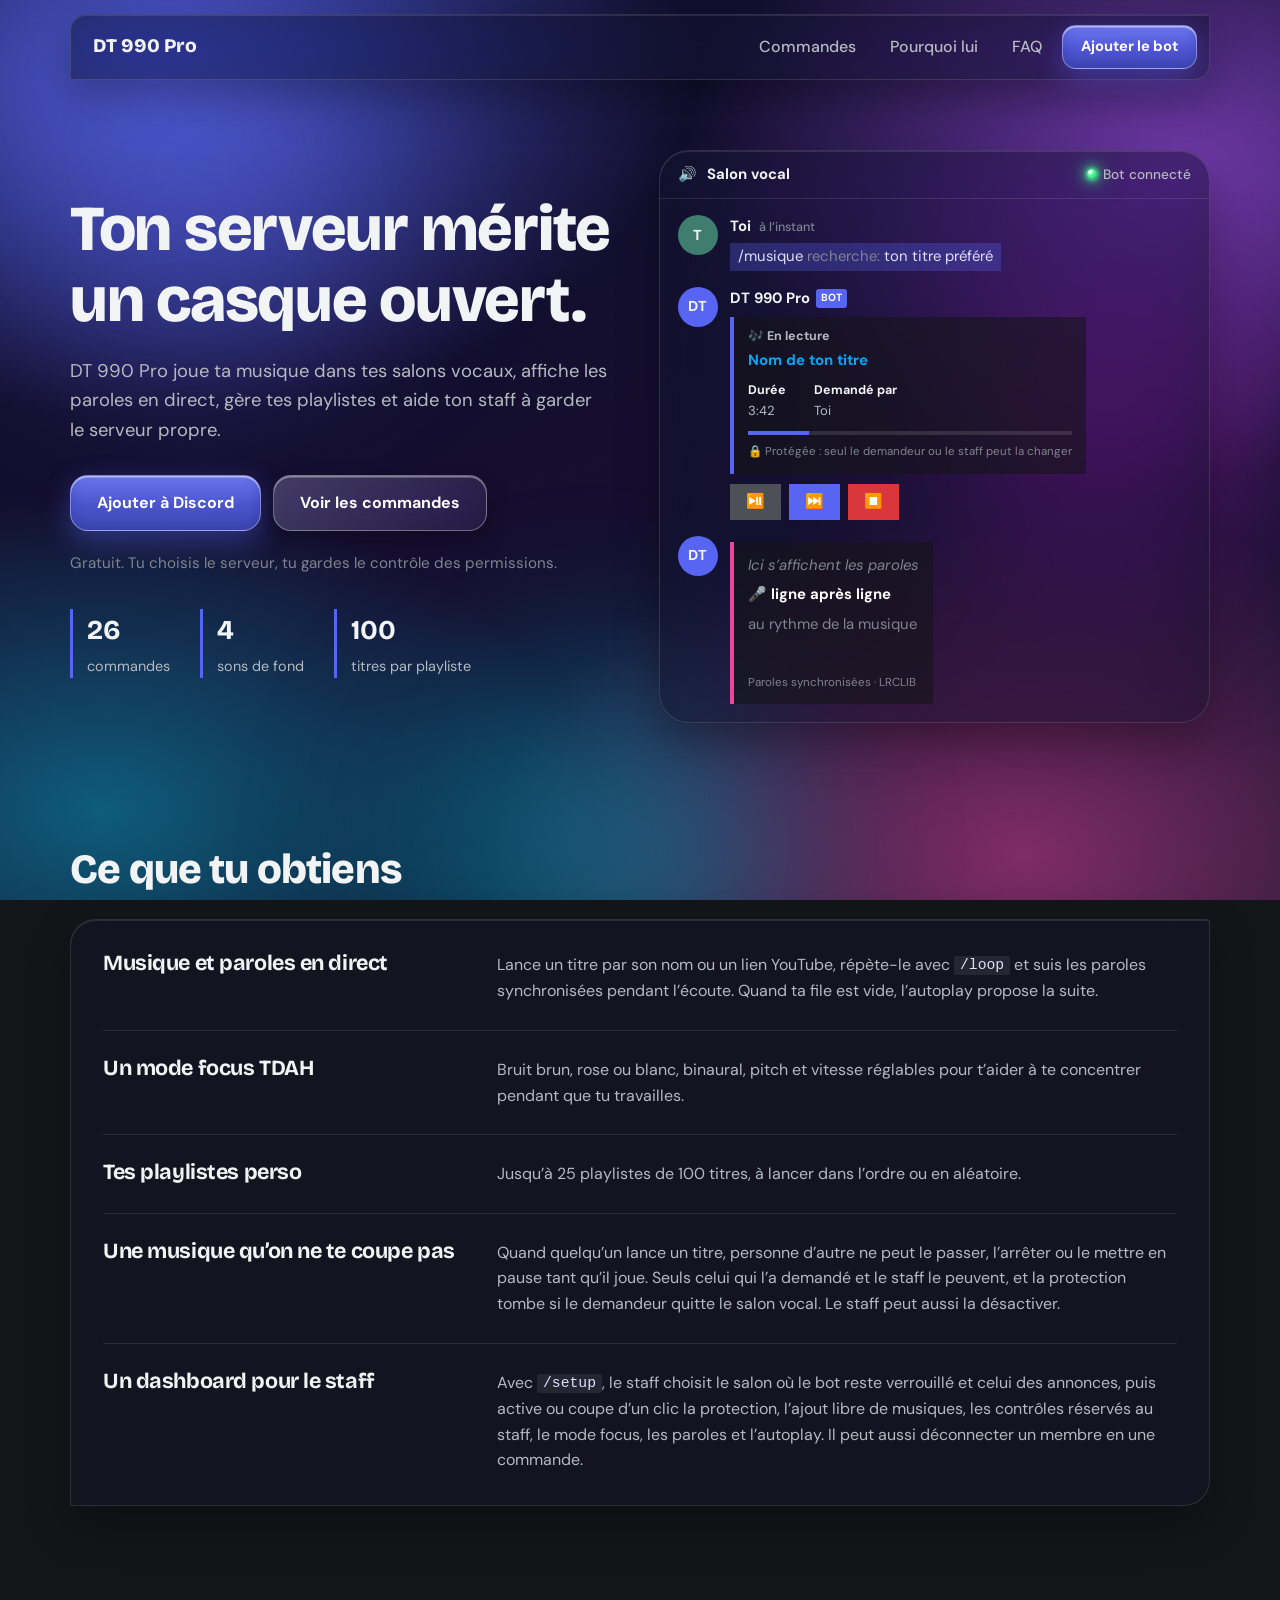
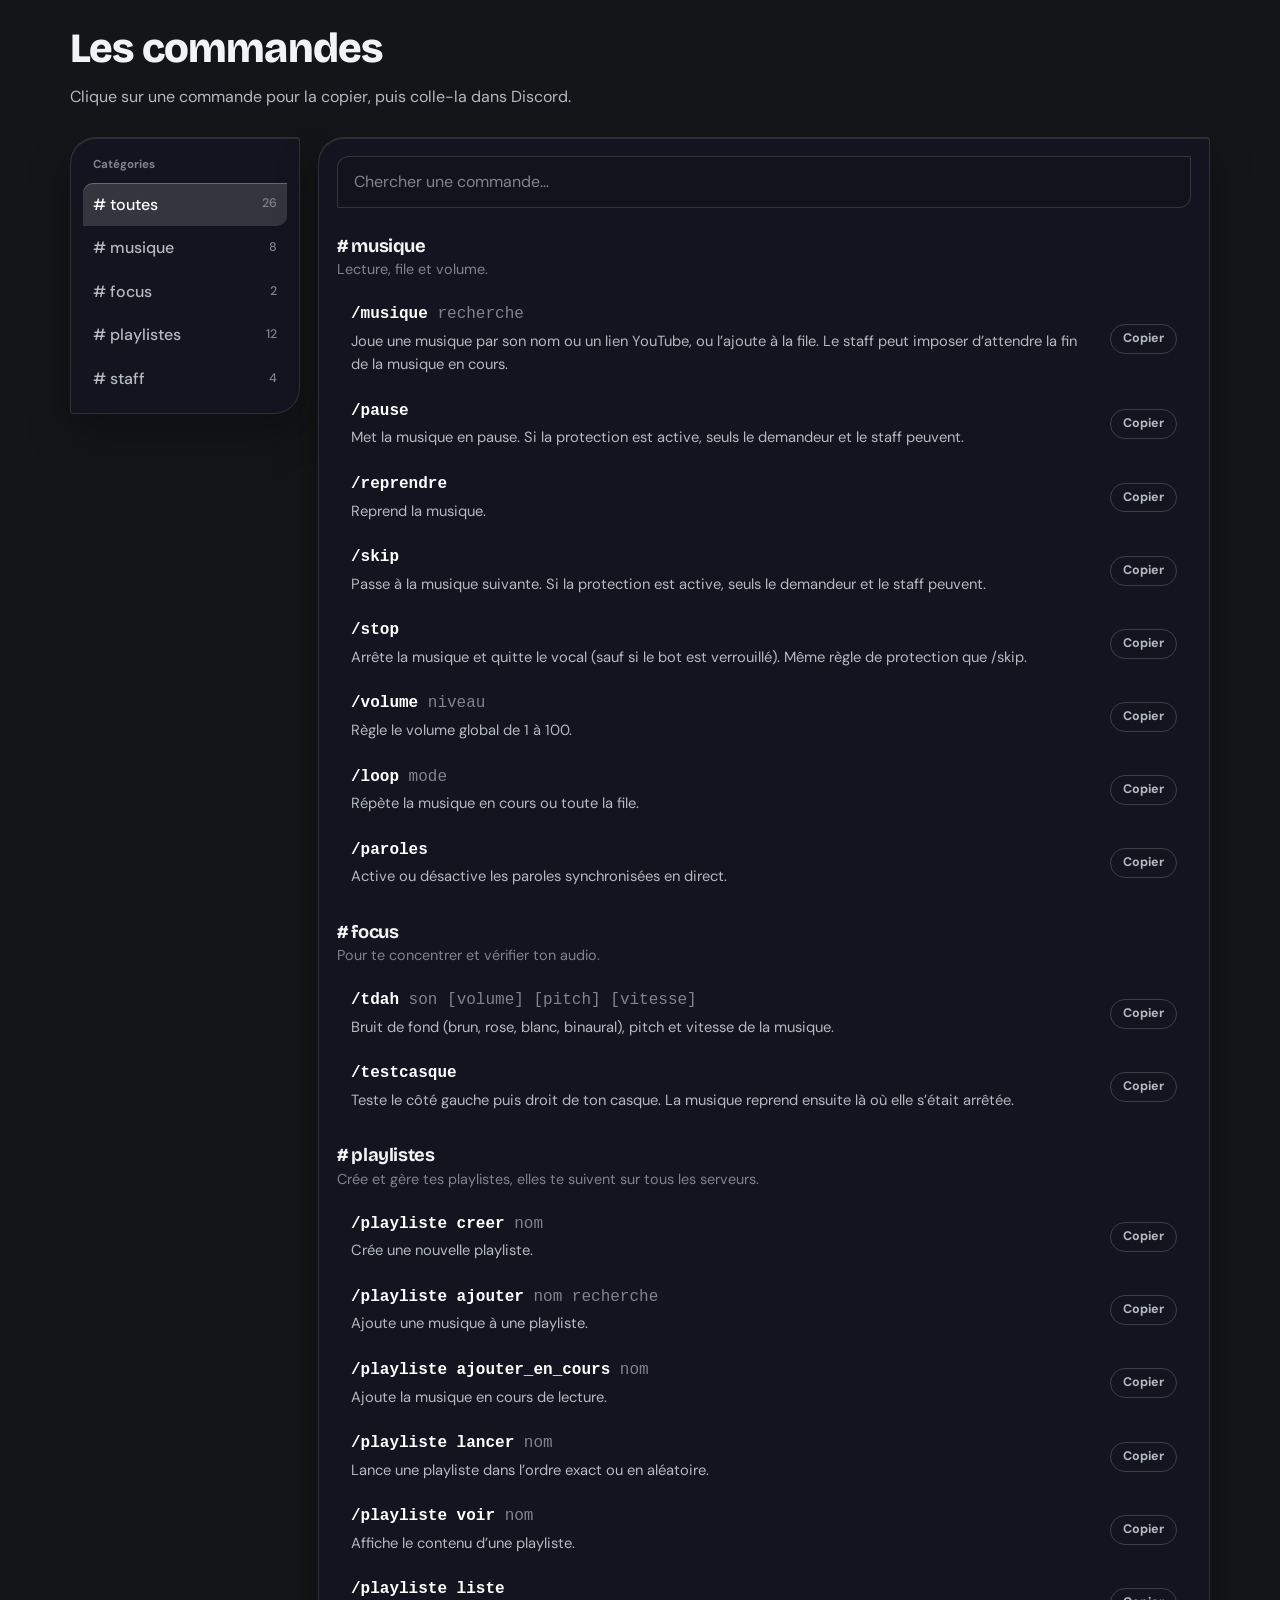
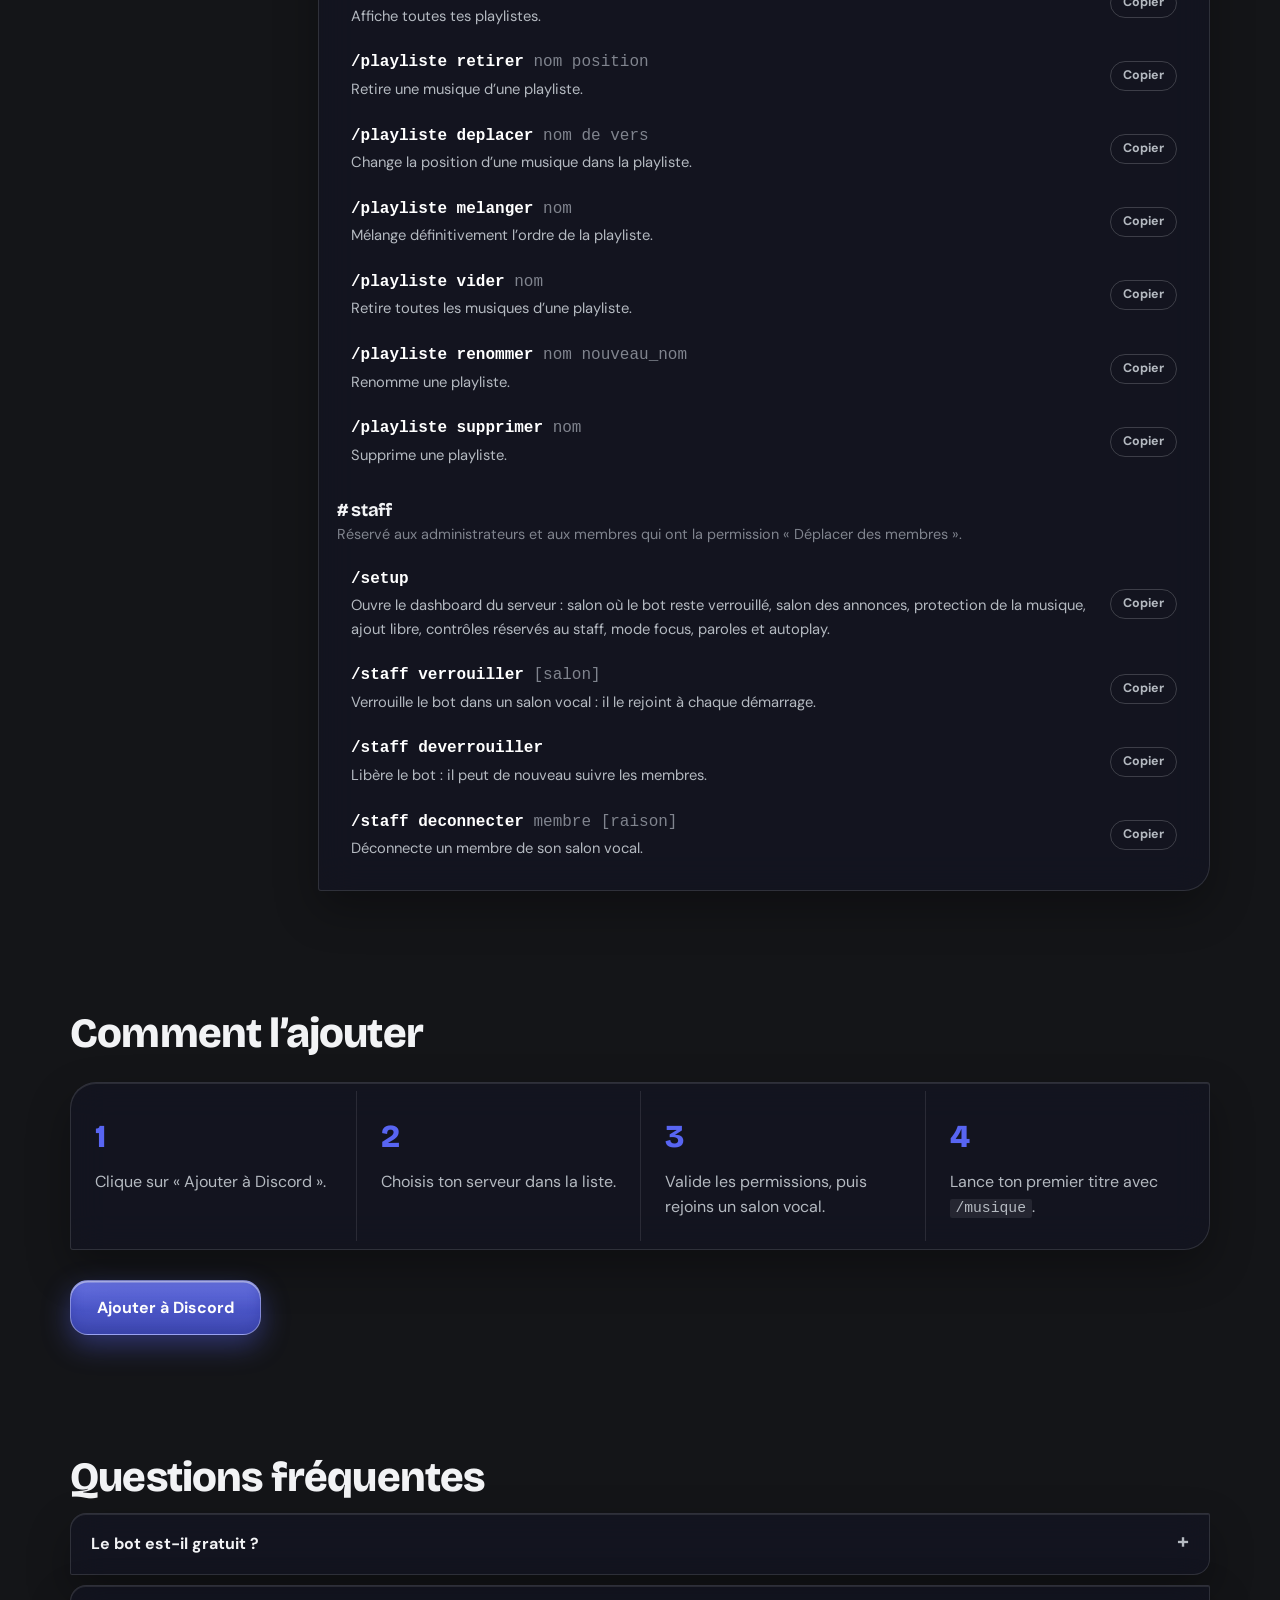
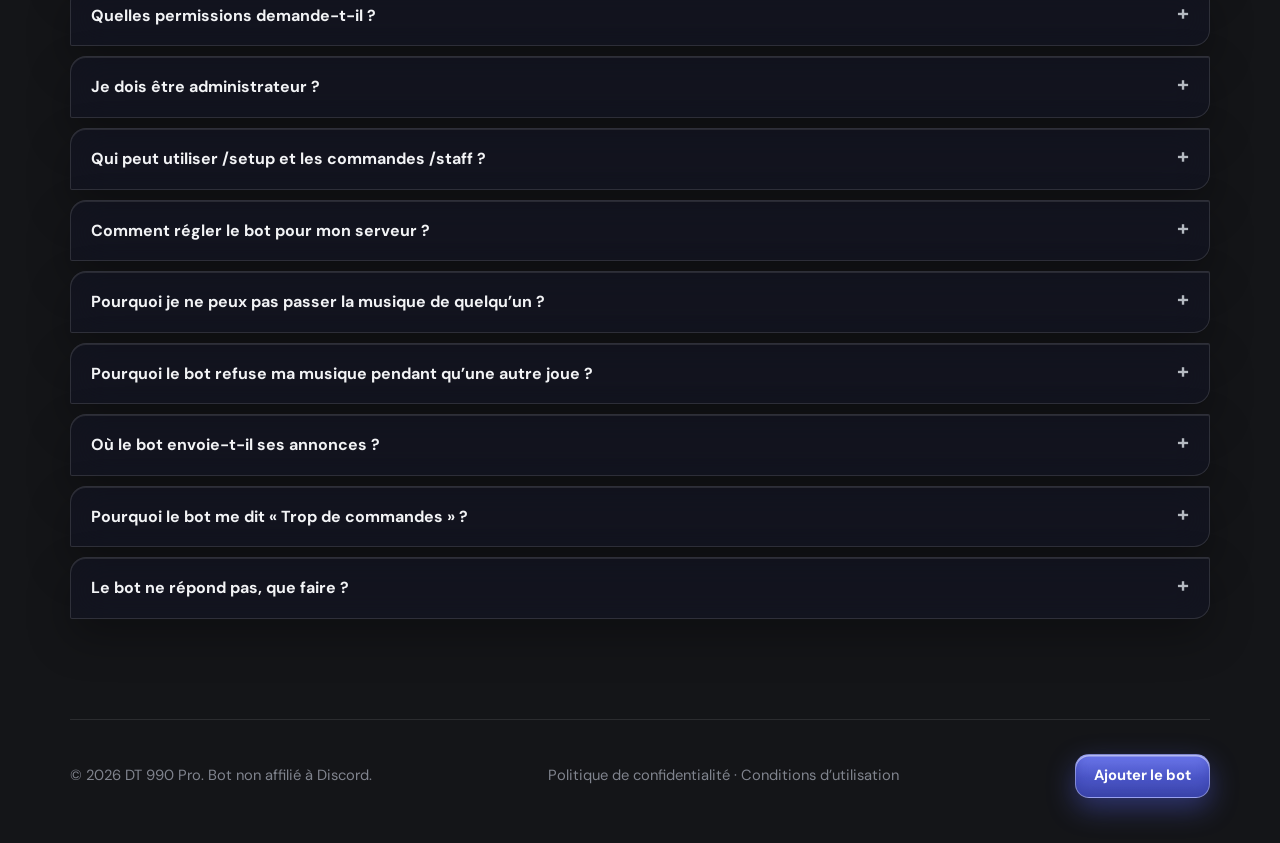
<file: index.html>
<!DOCTYPE html>
<html lang="fr">
<head>
  <link rel="icon" type="image/png" href="/logo.png">
<meta charset="UTF-8">
<meta name="viewport" content="width=device-width, initial-scale=1">
<title>DT 990 Pro – Le bot musique pour ton serveur Discord</title>
<meta name="description" content="DT 990 Pro est un bot musique Discord : paroles en direct, mode focus TDAH, playlistes, musique protégée et dashboard /setup pour le staff. Ajoute-le à ton serveur en un clic.">
<meta name="theme-color" content="#0d0f2b">
<link rel="preconnect" href="https://fonts.googleapis.com">
<link rel="preconnect" href="https://fonts.gstatic.com" crossorigin>
<link href="https://fonts.googleapis.com/css2?family=Bricolage+Grotesque:opsz,wght@12..96,500;12..96,800&family=DM+Sans:wght@400;500;700&display=swap" rel="stylesheet">
<style>
:root{
  --bg:#141518; --d1:#1e1f22; --d2:#2b2d31; --d3:#313338;
  --text:#f2f3f5; --muted:#b5bac1; --faint:#80848e;
  --blurple:#5865f2; --blurple-d:#4752c4; --pink:#eb459e; --green:#23a55a; --red:#da373c;
  color-scheme:dark;
  --g:.6;                              /* intensité du verre : 60 % */
  --rad:26px 3px 26px 3px;             /* coins asymétriques : pas tout rond */
  --rad-s:16px 2px 16px 2px;
}
*{box-sizing:border-box;margin:0;padding:0}
html{scroll-behavior:smooth;scroll-padding-top:90px}
body{font-family:"DM Sans",system-ui,sans-serif;background:var(--bg);color:var(--text);line-height:1.6;min-height:100vh}
/* fond : dégradés mesh vifs (indigo → violet → rose → cyan) + grain léger */
.bg{position:fixed;inset:0;z-index:-1;overflow:hidden;pointer-events:none;
  background:
    radial-gradient(60% 55% at 12% 8%,rgba(88,101,242,.75),transparent 70%),
    radial-gradient(55% 50% at 92% 18%,rgba(168,85,247,.6),transparent 70%),
    radial-gradient(60% 55% at 80% 95%,rgba(235,69,158,.5),transparent 70%),
    radial-gradient(55% 50% at 8% 90%,rgba(6,182,212,.45),transparent 70%),
    linear-gradient(160deg,#0d0f2b,#150d2e 55%,#0b1226)}
.bg i{position:absolute;border-radius:50%;filter:blur(70px);opacity:.55;will-change:transform}
.bg .o1{width:46vw;height:46vw;left:-8vw;top:-10vw;background:radial-gradient(circle,#5865f2,transparent 68%);animation:flotte 26s ease-in-out infinite alternate}
.bg .o2{width:40vw;height:40vw;right:-6vw;top:20vh;background:radial-gradient(circle,#c026d3,transparent 68%);animation:flotte 32s ease-in-out infinite alternate-reverse}
.bg .o3{width:44vw;height:44vw;left:25vw;bottom:-18vw;background:radial-gradient(circle,#06b6d4,transparent 68%);animation:flotte 38s ease-in-out infinite alternate}
@keyframes flotte{to{transform:translate(6vw,-5vw) scale(1.12)}}
.bg::after{content:"";position:absolute;inset:0;opacity:.09;mix-blend-mode:overlay;background:url("data:image/svg+xml;charset=utf-8,%3Csvg%20xmlns%3D%27http%3A//www.w3.org/2000/svg%27%20width%3D%27220%27%20height%3D%27220%27%3E%3Cfilter%20id%3D%27n%27%3E%3CfeTurbulence%20type%3D%27fractalNoise%27%20baseFrequency%3D%27.8%27%20numOctaves%3D%272%27%20stitchTiles%3D%27stitch%27/%3E%3CfeColorMatrix%20type%3D%27saturate%27%20values%3D%270%27/%3E%3C/filter%3E%3Crect%20width%3D%27100%25%27%20height%3D%27100%25%27%20filter%3D%27url%28%23n%29%27/%3E%3C/svg%3E")}
h1,h2,h3{font-family:"Bricolage Grotesque","DM Sans",sans-serif;line-height:1.1;letter-spacing:-.02em}
a{color:inherit}
code{font-family:ui-monospace,Consolas,monospace;background:rgba(255,255,255,.08);padding:.1em .4em;border-radius:2px;font-size:.92em}
.sr-only{position:absolute;width:1px;height:1px;overflow:hidden;clip:rect(0 0 0 0)}
:focus-visible{outline:2px solid #fff;outline-offset:3px}
section,footer{width:min(1140px,92%);margin-inline:auto}

/* ---------- Verre dépoli (propre, sans effet liquide) ---------- */
.glass{position:relative;border-radius:var(--rad);isolation:isolate;
  background:rgba(18,20,38,.5);
  -webkit-backdrop-filter:blur(18px) saturate(1.4);backdrop-filter:blur(18px) saturate(1.4);
  border:1px solid rgba(255,255,255,.12);
  box-shadow:inset 0 1px 0 rgba(255,255,255,.1),0 18px 44px rgba(0,0,0,.3)}
@supports not ((backdrop-filter:blur(1px)) or (-webkit-backdrop-filter:blur(1px))){.glass{background:rgba(30,32,50,.94)}}

/* ---------- Header ---------- */
.top{position:sticky;top:14px;z-index:30;width:min(1140px,92%);margin:8px auto 0;display:flex;justify-content:space-between;align-items:center;gap:16px;padding:10px 12px 10px 22px;border-radius:var(--rad-s)}
.brand{font-family:"Bricolage Grotesque",sans-serif;font-weight:800;font-size:1.2rem;text-decoration:none}
nav{display:flex;align-items:center;gap:6px}
nav a:not(.btn){text-decoration:none;color:var(--muted);font-weight:500;padding:8px 14px;border-radius:10px 0 10px 0;transition:.2s}
nav a:not(.btn):hover{color:#fff;background:rgba(255,255,255,.1)}
.btn{display:inline-flex;align-items:center;justify-content:center;text-decoration:none;font-weight:700;color:#fff;
  background:linear-gradient(180deg,rgba(112,124,247,.95),rgba(88,101,242,.8) 55%,rgba(71,82,196,.9));padding:14px 26px;border-radius:18px;
  border:1px solid rgb(255 255 255/.32);box-shadow:inset 0 1.5px 0 rgb(255 255 255/.5),inset 0 -6px 12px rgba(40,48,150,.35),0 10px 28px rgba(88,101,242,.4);transition:transform .2s,filter .2s}
.btn:hover{transform:translateY(-2px);filter:brightness(1.1)}
.btn-small{padding:9px 18px;font-size:.92rem;border-radius:14px}
.btn-ghost{background:linear-gradient(140deg,rgb(255 255 255/.2),rgb(255 255 255/.06));box-shadow:inset 0 1.5px 0 rgb(255 255 255/.4),0 8px 22px rgba(0,0,0,.25);-webkit-backdrop-filter:blur(14px) saturate(1.6);backdrop-filter:blur(14px) saturate(1.6)}

/* ---------- Hero ---------- */
.hero{display:grid;grid-template-columns:1fr 1.02fr;gap:48px;align-items:center;padding:76px 0 64px}
h1{font-size:clamp(2.5rem,5vw,4.2rem);font-weight:800;margin-bottom:22px}
.lead{font-size:1.15rem;color:var(--muted);max-width:50ch;margin-bottom:30px}
.cta-row{display:flex;flex-wrap:wrap;gap:12px;margin-bottom:20px}
.note{color:var(--faint);font-size:.95rem}
.stats{display:flex;gap:30px;margin-top:34px;flex-wrap:wrap}
.stats div{border-left:3px solid var(--blurple);padding-left:14px}
.stats b{display:block;font-family:"Bricolage Grotesque",sans-serif;font-size:1.7rem}
.stats span{color:var(--muted);font-size:.9rem}

/* faux Discord */
.dc{padding:0;overflow:hidden;font-size:.93rem;border-radius:30px}
.dc-head{display:flex;align-items:center;gap:10px;padding:12px 18px;border-bottom:1px solid rgba(255,255,255,.1);color:var(--muted);font-weight:700}
.dc-head b{color:var(--text)}
.dc-head .dot{margin-left:auto;display:flex;align-items:center;gap:6px;font-weight:500;font-size:.85rem}
.dc-head .dot::before{content:"";flex:none;width:10px;height:10px;border-radius:50%;
  background:radial-gradient(circle at 32% 30%,#eafff2 0 14%,#4dff9a 34%,#1fbf68 100%);
  box-shadow:0 0 4px 1px rgba(77,255,154,.95),0 0 12px 3px rgba(61,255,143,.6),0 0 24px 6px rgba(35,165,90,.38)}
.dc-body{padding:16px 18px 18px;display:flex;flex-direction:column;gap:16px}
.msg{display:flex;gap:12px}
.av{flex:none;width:40px;height:40px;border-radius:50%;display:grid;place-items:center;font-weight:800;font-size:.9rem}
.av.u{background:#3f7d6f}.av.b{background:var(--blurple)}
.who{font-weight:700}.who small{font-weight:500;color:var(--faint);margin-left:8px;font-size:.78rem}
.tag{display:inline-block;background:var(--blurple);color:#fff;font-size:.65rem;font-weight:700;padding:1px 5px;border-radius:3px;margin-left:6px;vertical-align:2px}
.slash{display:inline-block;margin-top:4px;background:rgba(88,101,242,.3);color:#dee0fc;padding:2px 8px;border-radius:0}
.slash i{font-style:normal;color:var(--faint)}
.embed{margin-top:6px;background:rgba(20,21,24,.6);border-left:4px solid var(--blurple);border-radius:0;padding:10px 14px 12px;max-width:380px}
.embed.pk{border-left-color:var(--pink)}
.embed .au{font-size:.78rem;font-weight:700;color:var(--muted);margin-bottom:2px}
.embed .tt{font-weight:700;color:#00a8fc}
.embed .fd{display:flex;gap:28px;margin-top:8px;font-size:.82rem}
.embed .fd b{display:block;font-size:.78rem}
.embed .fd span{color:var(--muted)}
.bar{margin-top:10px;height:4px;border-radius:0;background:rgba(255,255,255,.12);overflow:hidden}
.bar i{display:block;height:100%;width:0;background:var(--blurple);transition:width .5s linear}
.ctrl{display:flex;gap:8px;margin-top:10px}
.ctrl span{padding:6px 16px;border-radius:0;background:#4e5058}
.ctrl span:nth-child(2){background:var(--blurple)}
.ctrl span:nth-child(3){background:var(--red)}
.ly{display:flex;flex-direction:column;gap:6px;margin-top:2px;min-height:112px}
.ly p{color:var(--faint);transition:color .3s}
.ly p.prev{font-style:italic}
.ly p.cur{color:#fff;font-weight:700}
.ly p.cur::before{content:"🎤 "}
.embed .ft{margin-top:8px;font-size:.72rem;color:var(--faint)}
.embed .ft a{color:#00a8fc;text-decoration:none}.embed .ft a:hover{text-decoration:underline}
.live{display:none;align-items:center;gap:6px;margin-left:auto;font-size:.68rem;font-weight:800;letter-spacing:.06em;color:#fff;background:var(--red);padding:2px 8px}
.live::before{content:"";width:6px;height:6px;border-radius:50%;background:#fff}
.is-live .live{display:inline-flex}
.embed .au{display:flex;align-items:center}

/* ---------- Sections ---------- */
section{padding:60px 0}
h2{font-size:clamp(1.8rem,3.4vw,2.6rem);font-weight:800;margin-bottom:12px}
.sub{color:var(--muted);margin-bottom:28px}

/* features : lignes éditoriales dans un seul panneau */
.feat{margin-top:26px;padding:6px 32px}
.feat article{display:grid;grid-template-columns:minmax(200px,.7fr) 1.3fr;gap:28px;padding:26px 0;border-bottom:1px solid rgba(255,255,255,.1)}
.feat article:last-child{border-bottom:0}
.feat h3{font-size:1.35rem}
.feat p{color:var(--muted)}
.feat code{color:#dee0fc}

/* ---------- Commandes : style Discord ---------- */
.cmd-wrap{display:grid;grid-template-columns:230px 1fr;gap:18px;align-items:start}
.side{padding:12px;position:sticky;top:96px}
.side .lbl{font-size:.72rem;font-weight:700;color:var(--faint);padding:6px 10px 8px}
.side button{display:flex;width:100%;justify-content:space-between;align-items:center;gap:10px;font:inherit;font-weight:500;color:var(--muted);background:none;border:0;text-align:left;padding:9px 10px;border-radius:10px 0 10px 0;cursor:pointer;transition:.15s}
.side button:hover{background:rgba(255,255,255,.08);color:var(--text)}
.side button[aria-pressed="true"]{background:rgba(255,255,255,.14);color:#fff;box-shadow:inset 0 1px 0 rgba(255,255,255,.25)}
.side em{font-style:normal;font-size:.78rem;color:var(--faint)}
.panel{padding:18px}
.search{width:100%;background:rgba(20,21,24,.5);border:1px solid rgba(255,255,255,.14);color:var(--text);padding:12px 16px;border-radius:12px 2px 12px 2px;font:inherit;margin-bottom:6px}
.search::placeholder{color:var(--faint)}
.search:focus{outline:0;border-color:var(--blurple)}
.grp h3{font-size:1.15rem;margin:22px 0 2px}
.grp>p{color:var(--faint);font-size:.9rem;margin-bottom:10px}
.cmd{display:grid;grid-template-columns:minmax(0,1fr) auto;gap:2px 14px;width:100%;text-align:left;font:inherit;color:inherit;background:none;border:0;border-radius:0;padding:11px 14px;cursor:pointer;transition:background .15s}
.cmd:hover{background:rgba(88,101,242,.28)}
.cmd .nm{font-family:ui-monospace,Consolas,monospace;font-weight:700;color:#fff;overflow-wrap:anywhere}
.cmd .nm span{font-weight:500;color:var(--faint)}
.cmd .nm em{font-style:normal;font-weight:500;color:var(--faint)}
.cmd .d{grid-column:1;color:var(--muted);font-size:.92rem}
.cmd .cp{grid-row:1/3;grid-column:2;align-self:center;font-size:.78rem;font-weight:700;color:var(--muted);border:1px solid rgba(255,255,255,.18);padding:4px 12px;border-radius:999px;transition:.15s}
.cmd:hover .cp{color:#fff;background:var(--blurple);border-color:var(--blurple)}
.cmd.done .cp{background:var(--green);border-color:var(--green);color:#fff}
.empty{color:var(--muted);padding:26px 0;display:none}
.toast{position:fixed;left:50%;bottom:28px;transform:translate(-50%,24px);opacity:0;pointer-events:none;z-index:50;background:var(--green);color:#fff;font-weight:700;padding:11px 22px;border-radius:999px;transition:.25s}
.toast.show{opacity:1;transform:translate(-50%,0)}

/* steps */
.steps ol{list-style:none;counter-reset:s;display:grid;grid-template-columns:repeat(4,1fr);margin:26px 0 30px;padding:8px 0}
.steps li{counter-increment:s;padding:20px 24px;border-left:1px solid rgba(255,255,255,.1)}
.steps li:first-child{border-left:0}
.steps li::before{content:counter(s);display:block;font-family:"Bricolage Grotesque",sans-serif;font-weight:800;font-size:2rem;color:var(--blurple);margin-bottom:6px}
.steps li{color:var(--muted)}

/* faq */
.faq details{margin-bottom:10px;padding:0 20px;border-radius:var(--rad-s)}
.faq summary{cursor:pointer;font-weight:700;padding:17px 0;list-style:none;display:flex;justify-content:space-between;gap:14px}
.faq summary::-webkit-details-marker{display:none}
.faq summary::after{content:"+";color:var(--muted);font-size:1.3rem;line-height:1;transition:transform .2s}
.faq details[open] summary::after{transform:rotate(45deg)}
.faq details p{color:var(--muted);padding-bottom:17px}

footer{border-top:1px solid rgba(255,255,255,.1);padding:34px 0 48px;display:flex;flex-wrap:wrap;gap:16px 30px;align-items:center;justify-content:space-between;color:var(--faint);font-size:.92rem;margin-top:30px}
footer a:not(.btn){text-decoration:none}
footer a:not(.btn):hover{color:var(--text);text-decoration:underline}

@media (max-width:900px){
  .hero{grid-template-columns:1fr;padding-top:40px}
  .cmd-wrap{grid-template-columns:1fr}
  .side{position:static;display:flex;gap:6px;overflow-x:auto;padding:8px}
  .side .lbl{display:none}
  .side button{width:auto;white-space:nowrap;gap:8px}
  .feat article{grid-template-columns:1fr;gap:6px}
  .steps ol{grid-template-columns:1fr 1fr}
  .steps li:nth-child(3){border-left:0}
  nav a:not(.btn){display:none}
}
@media (prefers-reduced-motion:reduce){*{transition:none!important;scroll-behavior:auto!important}}
</style>
</head>
<body>
<div class="bg" aria-hidden="true"><i class="o1"></i><i class="o2"></i><i class="o3"></i></div>

<header class="top glass">
  <a class="brand" href="#">DT 990 Pro</a>
  <nav>
    <a href="#commandes">Commandes</a>
    <a href="#pourquoi">Pourquoi lui</a>
    <a href="#faq">FAQ</a>
    <a class="btn btn-small" data-invite href="https://discord.com/oauth2/authorize?client_id=1564080256590020698&amp;permissions=8&amp;integration_type=0&amp;scope=bot" target="_blank" rel="noopener">Ajouter le bot</a>
  </nav>
</header>

<main>
  <section class="hero">
    <div class="hero-text">
      <h1>Ton serveur mérite un casque ouvert.</h1>
      <p class="lead">DT 990 Pro joue ta musique dans tes salons vocaux, affiche les paroles en direct, gère tes playlistes et aide ton staff à garder le serveur propre.</p>
      <div class="cta-row">
        <a class="btn" data-invite href="https://discord.com/oauth2/authorize?client_id=1564080256590020698&amp;permissions=8&amp;integration_type=0&amp;scope=bot" target="_blank" rel="noopener">Ajouter à Discord</a>
        <a class="btn btn-ghost" href="#commandes">Voir les commandes</a>
      </div>
      <p class="note">Gratuit. Tu choisis le serveur, tu gardes le contrôle des permissions.</p>
      <div class="stats">
        <div><b id="stat-cmd">0</b><span>commandes</span></div>
        <div><b>4</b><span>sons de fond</span></div>
        <div><b>100</b><span>titres par playliste</span></div>
      </div>
    </div>

    <div class="dc glass" id="dc" aria-label="Aperçu du bot dans Discord">
      <div class="dc-head"><span>🔊</span><b>Salon vocal</b><span class="dot">Bot connecté</span></div>
      <div class="dc-body">
        <div class="msg">
          <div class="av u">T</div>
          <div><div class="who">Toi<small>à l’instant</small></div>
            <span class="slash">/musique <i>recherche:</i> ton titre préféré</span></div>
        </div>
        <div class="msg">
          <div class="av b">DT</div>
          <div style="min-width:0">
            <div class="who">DT 990 Pro<span class="tag">BOT</span></div>
            <div class="embed">
              <div class="au"><span id="np-au">🎶 En lecture</span><span class="live">EN DIRECT</span></div>
              <div class="tt" id="np-title">Nom de ton titre</div>
              <div class="fd"><div><b>Durée</b><span id="np-dur">3:42</span></div><div><b>Demandé par</b><span id="np-by">Toi</span></div></div>
              <div class="bar"><i id="bar"></i></div>
              <div class="ft">🔒 Protégée : seul le demandeur ou le staff peut la changer</div>
            </div>
            <div class="ctrl" aria-hidden="true"><span>⏯️</span><span>⏭️</span><span>⏹️</span></div>
          </div>
        </div>
        <div class="msg">
          <div class="av b">DT</div>
          <div style="min-width:0">
            <div class="embed pk">
              <div class="ly" id="ly" aria-live="off"></div>
              <div class="ft" id="np-ft">Paroles synchronisées · LRCLIB</div>
            </div>
          </div>
        </div>
      </div>
    </div>
  </section>

  <section id="pourquoi">
    <h2>Ce que tu obtiens</h2>
    <div class="feat glass">
      <article><h3>Musique et paroles en direct</h3>
        <p>Lance un titre par son nom ou un lien YouTube, répète-le avec <code>/loop</code> et suis les paroles synchronisées pendant l’écoute. Quand ta file est vide, l’autoplay propose la suite.</p></article>
      <article><h3>Un mode focus TDAH</h3>
        <p>Bruit brun, rose ou blanc, binaural, pitch et vitesse réglables pour t’aider à te concentrer pendant que tu travailles.</p></article>
      <article><h3>Tes playlistes perso</h3>
        <p>Jusqu’à 25 playlistes de 100 titres, à lancer dans l’ordre ou en aléatoire.</p></article>
      <article><h3>Une musique qu’on ne te coupe pas</h3>
        <p>Quand quelqu’un lance un titre, personne d’autre ne peut le passer, l’arrêter ou le mettre en pause tant qu’il joue. Seuls celui qui l’a demandé et le staff le peuvent, et la protection tombe si le demandeur quitte le salon vocal. Le staff peut aussi la désactiver.</p></article>
      <article><h3>Un dashboard pour le staff</h3>
        <p>Avec <code>/setup</code>, le staff choisit le salon où le bot reste verrouillé et celui des annonces, puis active ou coupe d’un clic la protection, l’ajout libre de musiques, les contrôles réservés au staff, le mode focus, les paroles et l’autoplay. Il peut aussi déconnecter un membre en une commande.</p></article>
    </div>
  </section>

  <section id="commandes">
    <h2>Les commandes</h2>
    <p class="sub">Clique sur une commande pour la copier, puis colle-la dans Discord.</p>
    <div class="cmd-wrap">
      <aside class="side glass" id="side" aria-label="Catégories"><div class="lbl">Catégories</div></aside>
      <div class="panel glass">
        <input id="search" class="search" type="search" placeholder="Chercher une commande…" aria-label="Chercher une commande">
        <div id="cmd-list"></div>
        <p id="empty" class="empty">Aucune commande ne correspond à ta recherche.</p>
      </div>
    </div>
    <p id="copy-status" class="sr-only" aria-live="polite"></p>
  </section>

  <section class="steps">
    <h2>Comment l’ajouter</h2>
    <ol class="glass">
      <li>Clique sur « Ajouter à Discord ».</li>
      <li>Choisis ton serveur dans la liste.</li>
      <li>Valide les permissions, puis rejoins un salon vocal.</li>
      <li>Lance ton premier titre avec <code>/musique</code>.</li>
    </ol>
    <a class="btn" data-invite href="https://discord.com/oauth2/authorize?client_id=1564080256590020698&amp;permissions=8&amp;integration_type=0&amp;scope=bot" target="_blank" rel="noopener">Ajouter à Discord</a>
  </section>

  <section id="faq" class="faq">
    <h2>Questions fréquentes</h2>
    <details class="glass"><summary>Le bot est-il gratuit ?</summary><p>Oui, tu peux l’ajouter à ton serveur sans payer.</p></details>
    <details class="glass"><summary>Quelles permissions demande-t-il ?</summary><p>Tu les vois toutes avant de valider l’invitation. Pour la musique, il lui faut surtout se connecter et parler dans un salon vocal.</p></details>
    <details class="glass"><summary>Je dois être administrateur ?</summary><p>Il faut avoir la permission « Gérer le serveur » pour inviter un bot.</p></details>
    <details class="glass"><summary>Qui peut utiliser /setup et les commandes /staff ?</summary><p>Les membres avec la permission « Déplacer des membres » ou administrateur.</p></details>
    <details class="glass"><summary>Comment régler le bot pour mon serveur ?</summary><p>Un membre du staff lance <code>/setup</code> : un dashboard privé s’ouvre, avec un menu pour choisir le salon où le bot reste verrouillé, un autre pour le salon des annonces, et des boutons ON/OFF pour chaque réglage.</p></details>
    <details class="glass"><summary>Pourquoi je ne peux pas passer la musique de quelqu’un ?</summary><p>Par défaut, une musique est protégée tant qu’elle joue : seuls celui qui l’a lancée et le staff peuvent la passer, l’arrêter ou la mettre en pause. Si le demandeur quitte le salon vocal, la protection tombe. Le staff peut la désactiver dans <code>/setup</code>.</p></details>
    <details class="glass"><summary>Pourquoi le bot refuse ma musique pendant qu’une autre joue ?</summary><p>Le staff de ton serveur a désactivé l’ajout libre : il faut attendre la fin de la musique en cours pour en choisir une. Le staff peut changer ce réglage avec <code>/setup</code>.</p></details>
    <details class="glass"><summary>Où le bot envoie-t-il ses annonces ?</summary><p>Dans le salon choisi par le staff avec <code>/setup</code>. Si aucun salon n’est choisi, l’annonce arrive dans le salon système du serveur, ou à défaut dans le premier salon textuel.</p></details>
    <details class="glass"><summary>Pourquoi le bot me dit « Trop de commandes » ?</summary><p>Pour éviter le spam, les commandes ne peuvent pas être enchaînées trop vite sur un même serveur : au-delà de 2 commandes en 10 secondes (tous membres confondus), les suivantes sont refusées. Attends quelques secondes et réessaie.</p></details>
    <details class="glass"><summary>Le bot ne répond pas, que faire ?</summary><p>Vérifie que tu es dans un salon vocal et que le bot peut voir et rejoindre ce salon. S’il est verrouillé par le staff, rejoins son salon.</p></details>
  </section>
</main>

<footer>
  <p>© <span id="year"></span> DT 990 Pro. Bot non affilié à Discord.</p>
  <p><a href="privacy.html">Politique de confidentialité</a> · <a href="terms.html">Conditions d’utilisation</a></p>
  <a class="btn btn-small" data-invite href="https://discord.com/oauth2/authorize?client_id=1564080256590020698&amp;permissions=8&amp;integration_type=0&amp;scope=bot" target="_blank" rel="noopener">Ajouter le bot</a>
</footer>

<div id="toast" class="toast" role="status"></div>

<script>
const CATS = [
  {id:"musique", nom:"musique", desc:"Lecture, file et volume.", cmds:[
    {c:"/musique", d:"Joue une musique par son nom ou un lien YouTube, ou l’ajoute à la file. Le staff peut imposer d’attendre la fin de la musique en cours.", o:["recherche"]},
    {c:"/pause", d:"Met la musique en pause. Si la protection est active, seuls le demandeur et le staff peuvent."},
    {c:"/reprendre", d:"Reprend la musique."},
    {c:"/skip", d:"Passe à la musique suivante. Si la protection est active, seuls le demandeur et le staff peuvent."},
    {c:"/stop", d:"Arrête la musique et quitte le vocal (sauf si le bot est verrouillé). Même règle de protection que /skip."},
    {c:"/volume", d:"Règle le volume global de 1 à 100.", o:["niveau"]},
    {c:"/loop", d:"Répète la musique en cours ou toute la file.", o:["mode"]},
    {c:"/paroles", d:"Active ou désactive les paroles synchronisées en direct."}
  ]},
  {id:"focus", nom:"focus", desc:"Pour te concentrer et vérifier ton audio.", cmds:[
    {c:"/tdah", d:"Bruit de fond (brun, rose, blanc, binaural), pitch et vitesse de la musique.", o:["son","?volume","?pitch","?vitesse"]},
    {c:"/testcasque", d:"Teste le côté gauche puis droit de ton casque. La musique reprend ensuite là où elle s’était arrêtée."}
  ]},
  {id:"playlistes", nom:"playlistes", desc:"Crée et gère tes playlistes, elles te suivent sur tous les serveurs.", cmds:[
    {c:"/playliste creer", d:"Crée une nouvelle playliste.", o:["nom"]},
    {c:"/playliste ajouter", d:"Ajoute une musique à une playliste.", o:["nom","recherche"]},
    {c:"/playliste ajouter_en_cours", d:"Ajoute la musique en cours de lecture.", o:["nom"]},
    {c:"/playliste lancer", d:"Lance une playliste dans l’ordre exact ou en aléatoire.", o:["nom"]},
    {c:"/playliste voir", d:"Affiche le contenu d’une playliste.", o:["nom"]},
    {c:"/playliste liste", d:"Affiche toutes tes playlistes."},
    {c:"/playliste retirer", d:"Retire une musique d’une playliste.", o:["nom","position"]},
    {c:"/playliste deplacer", d:"Change la position d’une musique dans la playliste.", o:["nom","de","vers"]},
    {c:"/playliste melanger", d:"Mélange définitivement l’ordre de la playliste.", o:["nom"]},
    {c:"/playliste vider", d:"Retire toutes les musiques d’une playliste.", o:["nom"]},
    {c:"/playliste renommer", d:"Renomme une playliste.", o:["nom","nouveau_nom"]},
    {c:"/playliste supprimer", d:"Supprime une playliste.", o:["nom"]}
  ]},
  {id:"staff", nom:"staff", desc:"Réservé aux administrateurs et aux membres qui ont la permission « Déplacer des membres ».", cmds:[
    {c:"/setup", d:"Ouvre le dashboard du serveur : salon où le bot reste verrouillé, salon des annonces, protection de la musique, ajout libre, contrôles réservés au staff, mode focus, paroles et autoplay."},
    {c:"/staff verrouiller", d:"Verrouille le bot dans un salon vocal : il le rejoint à chaque démarrage.", o:["?salon"]},
    {c:"/staff deverrouiller", d:"Libère le bot : il peut de nouveau suivre les membres."},
    {c:"/staff deconnecter", d:"Déconnecte un membre de son salon vocal.", o:["membre","?raison"]}
  ]}
];
const $ = id => document.getElementById(id);
const list = $("cmd-list"), side = $("side"), search = $("search"), toast = $("toast");
let filtre = "tous", timer;
const total = CATS.reduce((n, c) => n + c.cmds.length, 0);
$("stat-cmd").textContent = total;
$("year").textContent = new Date().getFullYear();

[{id:"tous", nom:"toutes", n:total}, ...CATS.map(c => ({...c, n:c.cmds.length}))].forEach(c => {
  const b = document.createElement("button");
  b.type = "button"; b.setAttribute("aria-pressed", c.id === "tous");
  b.innerHTML = `<span># ${c.nom}</span><em>${c.n}</em>`;
  b.onclick = () => { filtre = c.id; [...side.querySelectorAll("button")].forEach(x => x.setAttribute("aria-pressed", x === b)); rendre(); };
  side.appendChild(b);
});

function rendre() {
  const q = search.value.trim().toLowerCase().replace(/^\//, "");
  list.innerHTML = ""; let n = 0;
  CATS.forEach(cat => {
    if (filtre !== "tous" && filtre !== cat.id) return;
    const cmds = cat.cmds.filter(x => !q || (x.c + " " + x.d + " " + (x.o || []).join(" ")).toLowerCase().includes(q));
    if (!cmds.length) return;
    n += cmds.length;
    const g = document.createElement("div"); g.className = "grp";
    g.innerHTML = `<h3># ${cat.nom}</h3><p>${cat.desc}</p>`;
    cmds.forEach(x => {
      const b = document.createElement("button");
      b.type = "button"; b.className = "cmd"; b.setAttribute("aria-label", "Copier " + x.c);
      const args = (x.o || []).map(o => o[0] === "?" ? ` <em>[${o.slice(1)}]</em>` : ` <span>${o}</span>`).join("");
      b.innerHTML = `<span class="nm">${x.c}${args}</span><span class="d">${x.d}</span><span class="cp">Copier</span>`;
      b.onclick = () => copier(x.c, b);
      g.appendChild(b);
    });
    list.appendChild(g);
  });
  $("empty").style.display = n ? "none" : "block";
}
search.addEventListener("input", rendre);

async function copier(texte, btn) {
  try { await navigator.clipboard.writeText(texte); }
  catch { const t = document.createElement("textarea"); t.value = texte; document.body.appendChild(t); t.select();
    try { document.execCommand("copy"); } catch {} t.remove(); }
  const cp = btn.querySelector(".cp");
  btn.classList.add("done"); cp.textContent = "Copié ✓";
  toast.textContent = texte + " copié !"; toast.classList.add("show");
  $("copy-status").textContent = texte + " copié dans le presse-papiers";
  clearTimeout(timer);
  timer = setTimeout(() => { toast.classList.remove("show"); btn.classList.remove("done"); cp.textContent = "Copier"; }, 1600);
}
rendre();

/* aperçu : si le bot joue de la musique sur le serveur Discord, on l'affiche en direct ; sinon, l'exemple */
(function () {
  const INVITE = "J5z6RpddYd";            /* discord.gg/J5z6RpddYd */
  const BOT = /dt\s*990/i;                 /* nom du bot sur le serveur */
  /* Synchro exacte : URL d'une petite API du bot qui renvoie
     { "title":"…", "artist":"…", "position":83.2, "duration":212, "paused":false }
     (CORS autorisé). Vide = on se contente du statut du bot via le widget Discord. */
  const NOW_PLAYING_API = "";
  const POLL = NOW_PLAYING_API ? 3000 : 12000;
  const DEMO = {
    titre: "Nom de ton titre", duree: "3:42", par: "Toi",
    lignes: ["Ici s’affichent les paroles", "ligne après ligne", "au rythme de la musique", "pendant que tu écoutes", "sans quitter Discord", "♪"]
  };
  const box = $("ly"), bar = $("bar"), dc = $("dc");
  const p = [0, 1, 2].map(() => { const e = document.createElement("p"); box.appendChild(e); return e; });
  const reduit = matchMedia("(prefers-reduced-motion: reduce)").matches;
  let mode = null, tick = null, guildId = null, courant = null, st = null;

  const mmss = s => Math.floor(s / 60) + ":" + String(Math.floor(s % 60)).padStart(2, "0");
  function afficher(lignes, i) {
    const n = lignes.length;
    p[0].textContent = i > 0 ? lignes[i - 1] : ""; p[0].className = "prev";
    p[1].textContent = i >= 0 ? (lignes[i] || "♪") : "♪"; p[1].className = "cur";
    p[2].textContent = i + 1 < n ? lignes[i + 1] : ""; p[2].className = "";
  }
  function infos(titre, duree, par, live) {
    $("np-title").textContent = titre; $("np-dur").textContent = duree; $("np-by").textContent = par;
    dc.classList.toggle("is-live", live);
    $("np-ft").innerHTML = live
      ? 'Paroles synchronisées · LRCLIB · en direct de <a href="https://discord.gg/' + INVITE + '" target="_blank" rel="noopener">notre serveur Discord</a>'
      : "Paroles synchronisées · LRCLIB";
  }

  function demo() {
    if (mode === "demo") return;
    clearInterval(tick); mode = "demo"; courant = null; st = null;
    infos(DEMO.titre, DEMO.duree, DEMO.par, false);
    let i = 0;
    const maj = () => { afficher(DEMO.lignes, i % DEMO.lignes.length); bar.style.width = (8 + ((i * 11) % 80)) + "%"; };
    maj();
    if (!reduit) tick = setInterval(() => { i++; maj(); }, 2200);
  }

  function parseLRC(txt) {
    const out = [];
    txt.split("\n").forEach(l => {
      const m = l.match(/^\[(\d+):(\d+(?:\.\d+)?)\](.*)$/);
      if (m) out.push({ t: +m[1] * 60 + parseFloat(m[2]), l: m[3].trim() });
    });
    return out.sort((a, b) => a.t - b.t);
  }

  /* horloge unique : barre de lecture + paroles lisent le même temps */
  function temps() { return st.pause ? st.fige : (performance.now() - st.debut) / 1000; }
  function maj() {
    const t = temps();
    let i = -1; for (let k = 0; k < st.lrc.length && st.lrc[k].t <= t; k++) i = k;
    afficher(st.lignes, i);
    bar.style.width = Math.min(100, (t / st.dur) * 100) + "%";
  }
  function caler(info) {                  /* recale sur la position réelle si le bot la donne */
    if (info.pos == null) return;
    st.debut = performance.now() - info.pos * 1000;
    st.pause = !!info.pause; st.fige = info.pos;
  }
  function jouer(info, titre, lrc, dur) {
    clearInterval(tick); mode = "live"; courant = info.nom;
    st = { lrc, lignes: lrc.map(x => x.l), dur, debut: performance.now(), pause: false, fige: 0 };
    caler(info);
    infos(titre, mmss(dur), "Un membre du serveur", true);
    maj(); tick = setInterval(maj, 250);
  }

  async function etat() {
    if (NOW_PLAYING_API) {
      try {
        const r = await fetch(NOW_PLAYING_API, { cache: "no-store" });
        if (r.ok) {
          const j = await r.json();
          if (!j || !j.title) return null;
          return { nom: (j.artist ? j.artist + " - " : "") + j.title, titre: j.title, artiste: j.artist, dur: j.duration, pos: j.position, pause: j.paused };
        }
      } catch (e) {}
    }
    if (!guildId) {
      const r = await fetch("https://discord.com/api/v9/invites/" + INVITE);
      if (!r.ok) throw 0;
      guildId = (await r.json()).guild.id;
    }
    const r = await fetch("https://discord.com/api/guilds/" + guildId + "/widget.json");
    if (!r.ok) throw 0;
    const m = ((await r.json()).members || []).find(x => BOT.test(x.username || "") && x.game && x.game.name);
    return m ? { nom: m.game.name.trim(), pos: null } : null;
  }

  async function sync() {
    try {
      const e = await etat();
      if (!e) return demo();
      if (e.nom === courant && st) { caler(e); return; }
      const q = e.titre && e.artiste
        ? "track_name=" + encodeURIComponent(e.titre) + "&artist_name=" + encodeURIComponent(e.artiste)
        : "q=" + encodeURIComponent(e.nom);
      const r = await fetch("https://lrclib.net/api/search?" + q);
      const res = r.ok ? await r.json() : [];
      const t = res.find(x => x.syncedLyrics);
      if (!t) return demo();
      const lrc = parseLRC(t.syncedLyrics);
      if (!lrc.length) return demo();
      jouer(e, t.artistName ? t.artistName + " – " + t.trackName : e.nom, lrc, e.dur || t.duration || lrc[lrc.length - 1].t + 10);
    } catch (err) { demo(); }
  }

  demo();
  sync();
  setInterval(sync, POLL);
})();
</script>
</body>
</html>
</file>
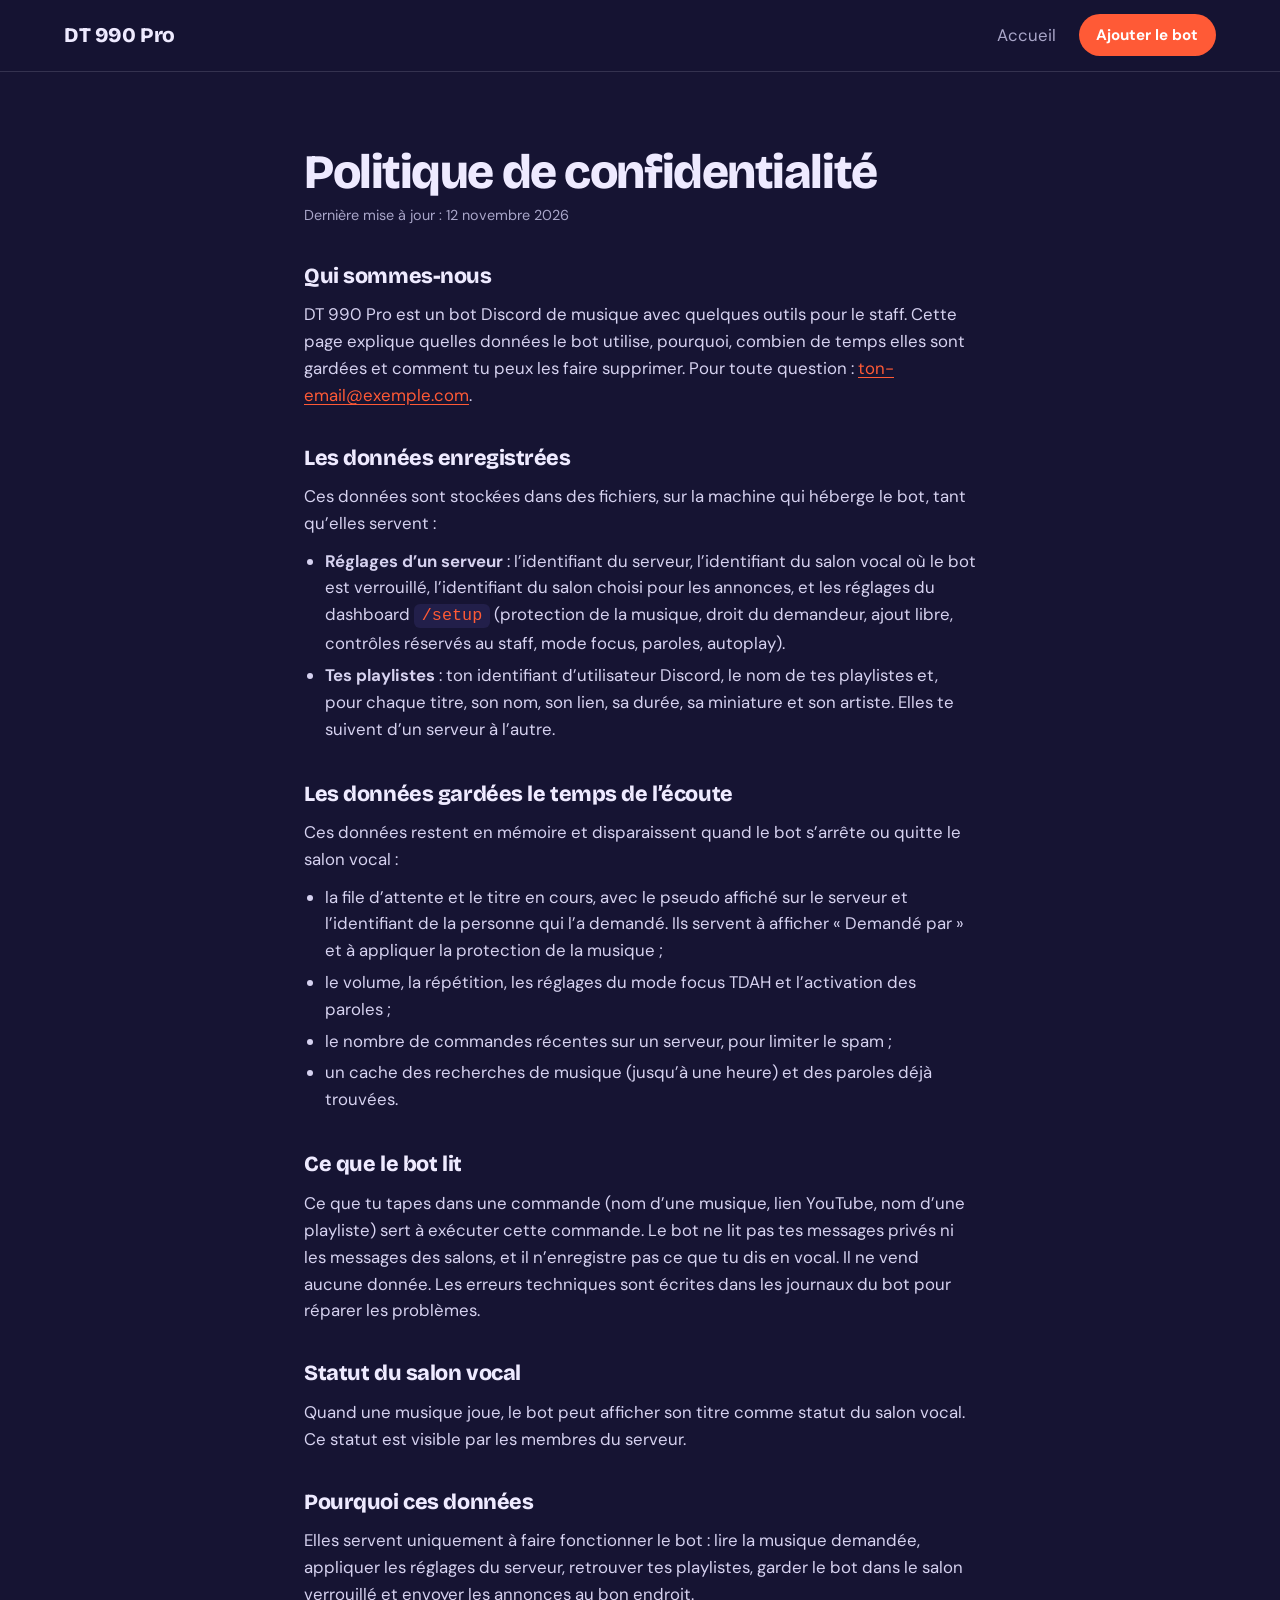
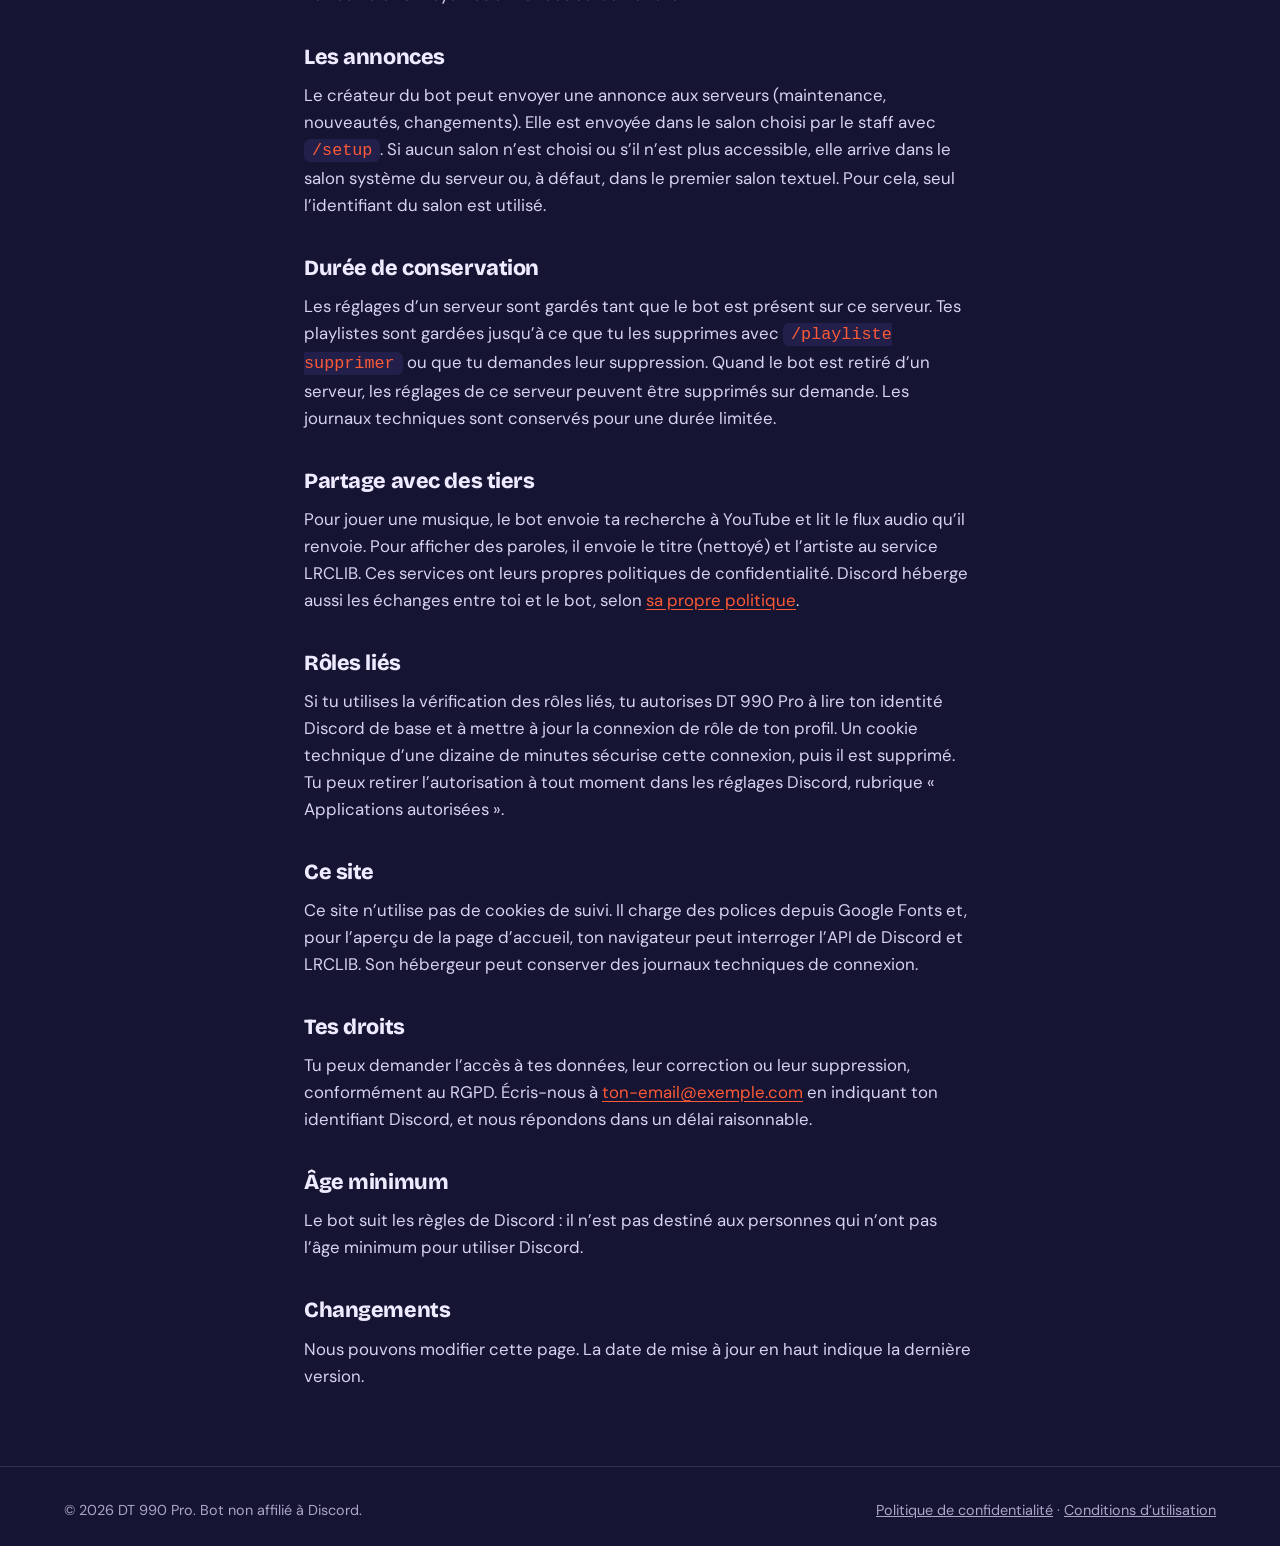
<file: privacy.html>
<!DOCTYPE html>
<html lang="fr">
<head>
<link rel="icon" type="image/png" href="/logo.png">
<meta charset="UTF-8">
<meta name="viewport" content="width=device-width, initial-scale=1">
<title>Politique de confidentialité – DT 990 Pro</title>
<meta name="robots" content="index,follow">
<meta name="theme-color" content="#161433">
<link rel="preconnect" href="https://fonts.googleapis.com">
<link rel="preconnect" href="https://fonts.gstatic.com" crossorigin>
<link href="https://fonts.googleapis.com/css2?family=Bricolage+Grotesque:opsz,wght@12..96,500;12..96,800&family=DM+Sans:wght@400;500;700&display=swap" rel="stylesheet">
<link rel="stylesheet" href="style.css">
</head>
<body>
<header class="top">
  <a class="brand" href="index.html">DT 990 Pro</a>
  <nav>
    <a href="index.html">Accueil</a>
    <a class="btn btn-small" data-invite href="https://discord.com/oauth2/authorize?client_id=1564080256590020698&amp;permissions=8&amp;integration_type=0&amp;scope=bot" target="_blank" rel="noopener">Ajouter le bot</a>
  </nav>
</header>
<main class="legal">

<h1>Politique de confidentialité</h1>
<p class="updated">Dernière mise à jour : 12 novembre 2026</p>

<h2>Qui sommes-nous</h2>
<p>DT 990 Pro est un bot Discord de musique avec quelques outils pour le staff. Cette page explique quelles données le bot utilise, pourquoi, combien de temps elles sont gardées et comment tu peux les faire supprimer. Pour toute question : <span data-contact></span>.</p>

<h2>Les données enregistrées</h2>
<p>Ces données sont stockées dans des fichiers, sur la machine qui héberge le bot, tant qu’elles servent :</p>
<ul>
  <li><strong>Réglages d’un serveur</strong> : l’identifiant du serveur, l’identifiant du salon vocal où le bot est verrouillé, l’identifiant du salon choisi pour les annonces, et les réglages du dashboard <code>/setup</code> (protection de la musique, droit du demandeur, ajout libre, contrôles réservés au staff, mode focus, paroles, autoplay).</li>
  <li><strong>Tes playlistes</strong> : ton identifiant d’utilisateur Discord, le nom de tes playlistes et, pour chaque titre, son nom, son lien, sa durée, sa miniature et son artiste. Elles te suivent d’un serveur à l’autre.</li>
</ul>

<h2>Les données gardées le temps de l’écoute</h2>
<p>Ces données restent en mémoire et disparaissent quand le bot s’arrête ou quitte le salon vocal :</p>
<ul>
  <li>la file d’attente et le titre en cours, avec le pseudo affiché sur le serveur et l’identifiant de la personne qui l’a demandé. Ils servent à afficher « Demandé par » et à appliquer la protection de la musique ;</li>
  <li>le volume, la répétition, les réglages du mode focus TDAH et l’activation des paroles ;</li>
  <li>le nombre de commandes récentes sur un serveur, pour limiter le spam ;</li>
  <li>un cache des recherches de musique (jusqu’à une heure) et des paroles déjà trouvées.</li>
</ul>

<h2>Ce que le bot lit</h2>
<p>Ce que tu tapes dans une commande (nom d’une musique, lien YouTube, nom d’une playliste) sert à exécuter cette commande. Le bot ne lit pas tes messages privés ni les messages des salons, et il n’enregistre pas ce que tu dis en vocal. Il ne vend aucune donnée. Les erreurs techniques sont écrites dans les journaux du bot pour réparer les problèmes.</p>

<h2>Statut du salon vocal</h2>
<p>Quand une musique joue, le bot peut afficher son titre comme statut du salon vocal. Ce statut est visible par les membres du serveur.</p>

<h2>Pourquoi ces données</h2>
<p>Elles servent uniquement à faire fonctionner le bot : lire la musique demandée, appliquer les réglages du serveur, retrouver tes playlistes, garder le bot dans le salon verrouillé et envoyer les annonces au bon endroit.</p>

<h2>Les annonces</h2>
<p>Le créateur du bot peut envoyer une annonce aux serveurs (maintenance, nouveautés, changements). Elle est envoyée dans le salon choisi par le staff avec <code>/setup</code>. Si aucun salon n’est choisi ou s’il n’est plus accessible, elle arrive dans le salon système du serveur ou, à défaut, dans le premier salon textuel. Pour cela, seul l’identifiant du salon est utilisé.</p>

<h2>Durée de conservation</h2>
<p>Les réglages d’un serveur sont gardés tant que le bot est présent sur ce serveur. Tes playlistes sont gardées jusqu’à ce que tu les supprimes avec <code>/playliste supprimer</code> ou que tu demandes leur suppression. Quand le bot est retiré d’un serveur, les réglages de ce serveur peuvent être supprimés sur demande. Les journaux techniques sont conservés pour une durée limitée.</p>

<h2>Partage avec des tiers</h2>
<p>Pour jouer une musique, le bot envoie ta recherche à YouTube et lit le flux audio qu’il renvoie. Pour afficher des paroles, il envoie le titre (nettoyé) et l’artiste au service LRCLIB. Ces services ont leurs propres politiques de confidentialité. Discord héberge aussi les échanges entre toi et le bot, selon <a href="https://discord.com/privacy" target="_blank" rel="noopener">sa propre politique</a>.</p>

<h2>Rôles liés</h2>
<p>Si tu utilises la vérification des rôles liés, tu autorises DT 990 Pro à lire ton identité Discord de base et à mettre à jour la connexion de rôle de ton profil. Un cookie technique d’une dizaine de minutes sécurise cette connexion, puis il est supprimé. Tu peux retirer l’autorisation à tout moment dans les réglages Discord, rubrique « Applications autorisées ».</p>

<h2>Ce site</h2>
<p>Ce site n’utilise pas de cookies de suivi. Il charge des polices depuis Google Fonts et, pour l’aperçu de la page d’accueil, ton navigateur peut interroger l’API de Discord et LRCLIB. Son hébergeur peut conserver des journaux techniques de connexion.</p>

<h2>Tes droits</h2>
<p>Tu peux demander l’accès à tes données, leur correction ou leur suppression, conformément au RGPD. Écris-nous à <span data-contact></span> en indiquant ton identifiant Discord, et nous répondons dans un délai raisonnable.</p>

<h2>Âge minimum</h2>
<p>Le bot suit les règles de Discord : il n’est pas destiné aux personnes qui n’ont pas l’âge minimum pour utiliser Discord.</p>

<h2>Changements</h2>
<p>Nous pouvons modifier cette page. La date de mise à jour en haut indique la dernière version.</p>
</main>
<footer>
  <p>© <span id="year"></span> DT 990 Pro. Bot non affilié à Discord.</p>
  <p><a href="privacy.html">Politique de confidentialité</a> · <a href="terms.html">Conditions d’utilisation</a></p>
</footer>
<script src="legal.js"></script>
</body>
</html>
</file>
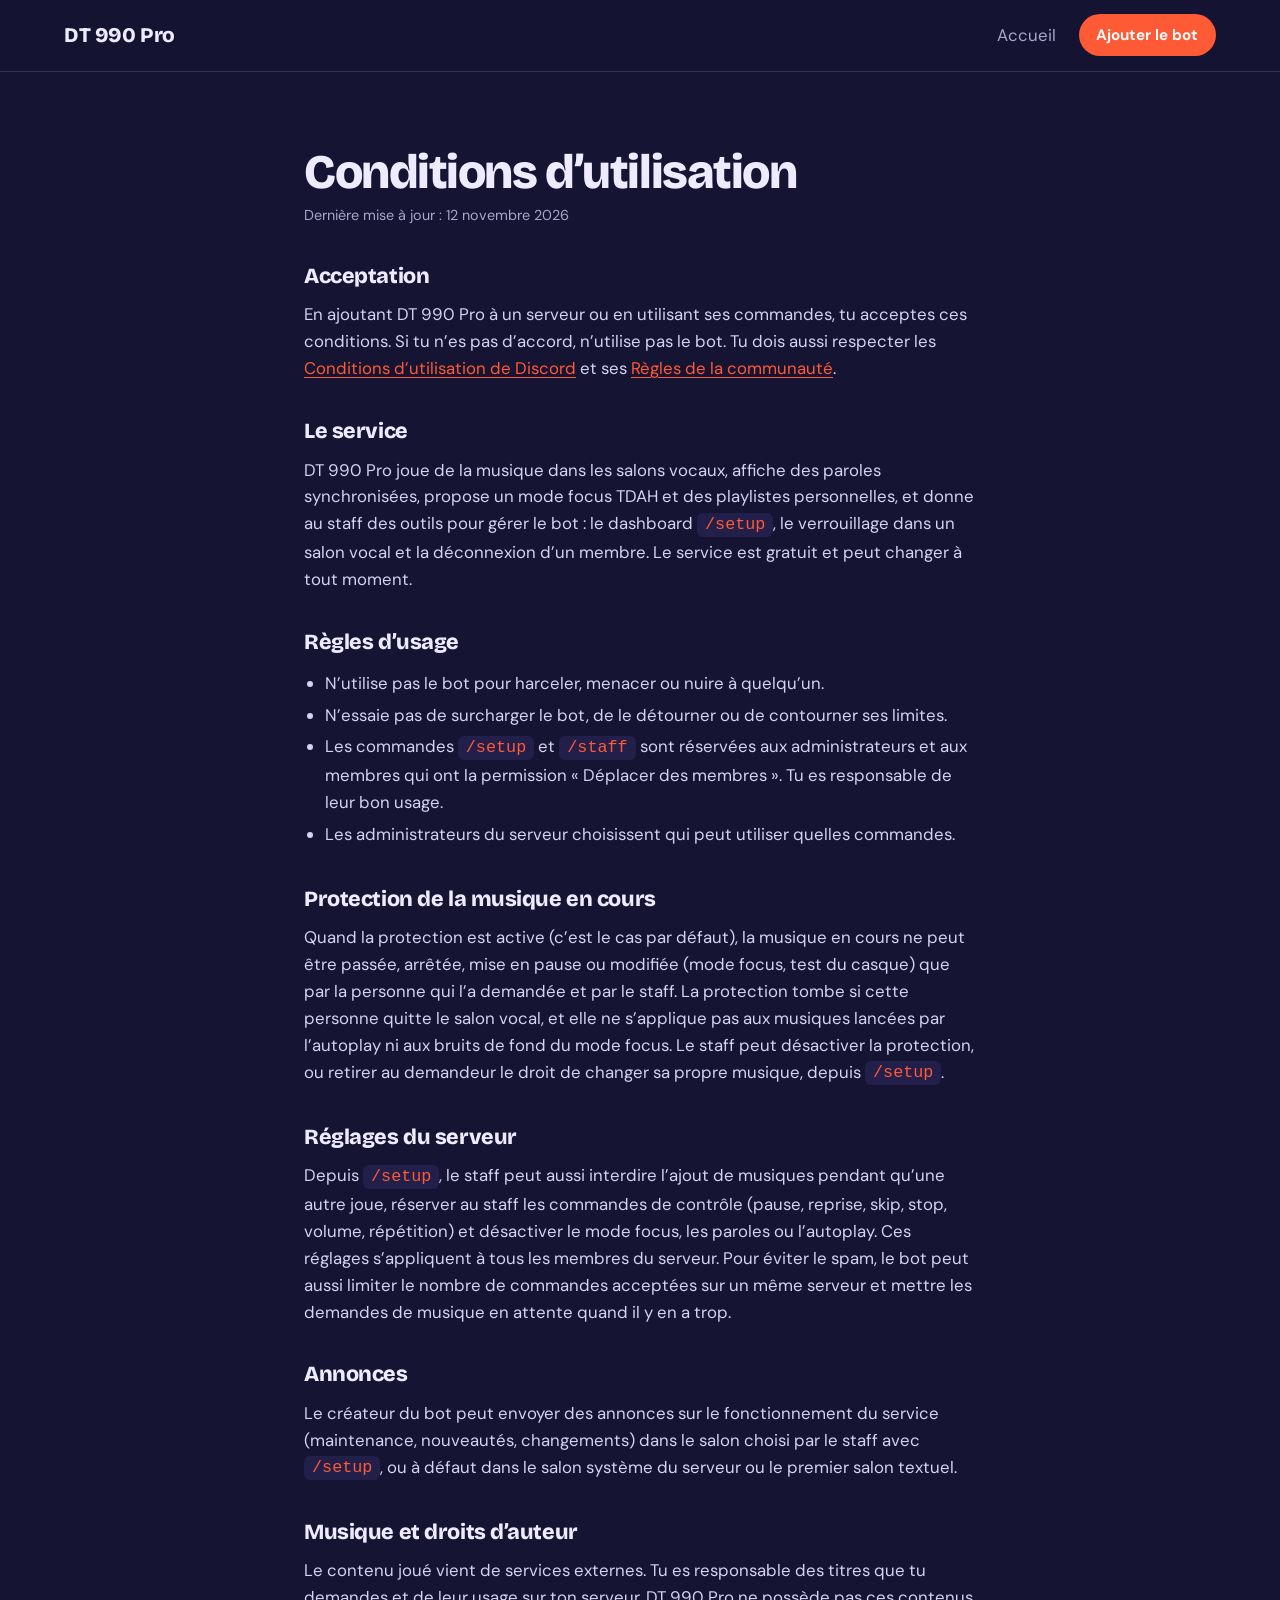
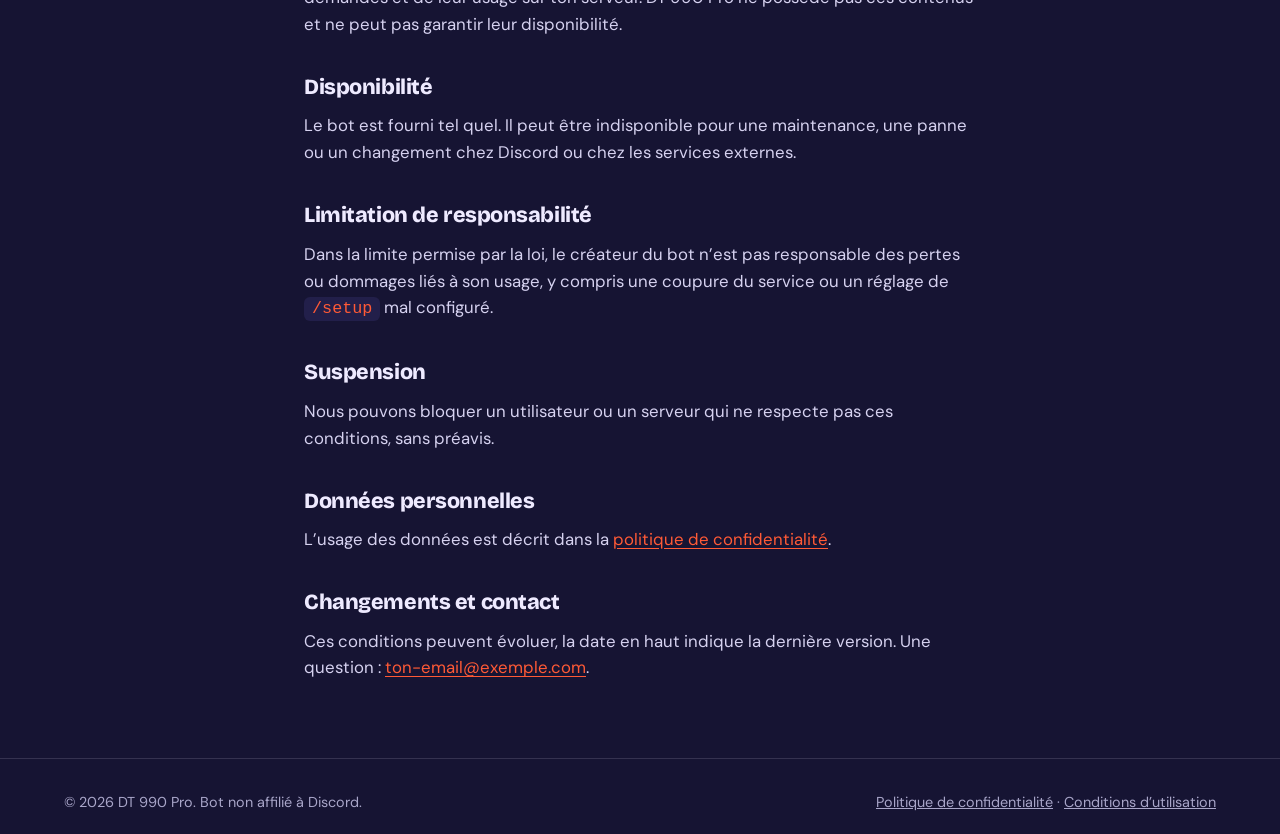
<file: terms.html>
<!DOCTYPE html>
<html lang="fr">
<head>
  <link rel="icon" type="image/png" href="/logo.png">
<meta charset="UTF-8">
<meta name="viewport" content="width=device-width, initial-scale=1">
<title>Conditions d’utilisation – DT 990 Pro</title>
<meta name="robots" content="index,follow">
<meta name="theme-color" content="#161433">
<link rel="preconnect" href="https://fonts.googleapis.com">
<link rel="preconnect" href="https://fonts.gstatic.com" crossorigin>
<link href="https://fonts.googleapis.com/css2?family=Bricolage+Grotesque:opsz,wght@12..96,500;12..96,800&family=DM+Sans:wght@400;500;700&display=swap" rel="stylesheet">
<link rel="stylesheet" href="style.css">
</head>
<body>
<header class="top">
  <a class="brand" href="index.html">DT 990 Pro</a>
  <nav>
    <a href="index.html">Accueil</a>
    <a class="btn btn-small" data-invite href="https://discord.com/oauth2/authorize?client_id=1564080256590020698&amp;permissions=8&amp;integration_type=0&amp;scope=bot" target="_blank" rel="noopener">Ajouter le bot</a>
  </nav>
</header>
<main class="legal">

<h1>Conditions d’utilisation</h1>
<p class="updated">Dernière mise à jour : 12 novembre 2026</p>

<h2>Acceptation</h2>
<p>En ajoutant DT 990 Pro à un serveur ou en utilisant ses commandes, tu acceptes ces conditions. Si tu n’es pas d’accord, n’utilise pas le bot. Tu dois aussi respecter les <a href="https://discord.com/terms" target="_blank" rel="noopener">Conditions d’utilisation de Discord</a> et ses <a href="https://discord.com/guidelines" target="_blank" rel="noopener">Règles de la communauté</a>.</p>

<h2>Le service</h2>
<p>DT 990 Pro joue de la musique dans les salons vocaux, affiche des paroles synchronisées, propose un mode focus TDAH et des playlistes personnelles, et donne au staff des outils pour gérer le bot : le dashboard <code>/setup</code>, le verrouillage dans un salon vocal et la déconnexion d’un membre. Le service est gratuit et peut changer à tout moment.</p>

<h2>Règles d’usage</h2>
<ul>
  <li>N’utilise pas le bot pour harceler, menacer ou nuire à quelqu’un.</li>
  <li>N’essaie pas de surcharger le bot, de le détourner ou de contourner ses limites.</li>
  <li>Les commandes <code>/setup</code> et <code>/staff</code> sont réservées aux administrateurs et aux membres qui ont la permission « Déplacer des membres ». Tu es responsable de leur bon usage.</li>
  <li>Les administrateurs du serveur choisissent qui peut utiliser quelles commandes.</li>
</ul>

<h2>Protection de la musique en cours</h2>
<p>Quand la protection est active (c’est le cas par défaut), la musique en cours ne peut être passée, arrêtée, mise en pause ou modifiée (mode focus, test du casque) que par la personne qui l’a demandée et par le staff. La protection tombe si cette personne quitte le salon vocal, et elle ne s’applique pas aux musiques lancées par l’autoplay ni aux bruits de fond du mode focus. Le staff peut désactiver la protection, ou retirer au demandeur le droit de changer sa propre musique, depuis <code>/setup</code>.</p>

<h2>Réglages du serveur</h2>
<p>Depuis <code>/setup</code>, le staff peut aussi interdire l’ajout de musiques pendant qu’une autre joue, réserver au staff les commandes de contrôle (pause, reprise, skip, stop, volume, répétition) et désactiver le mode focus, les paroles ou l’autoplay. Ces réglages s’appliquent à tous les membres du serveur. Pour éviter le spam, le bot peut aussi limiter le nombre de commandes acceptées sur un même serveur et mettre les demandes de musique en attente quand il y en a trop.</p>

<h2>Annonces</h2>
<p>Le créateur du bot peut envoyer des annonces sur le fonctionnement du service (maintenance, nouveautés, changements) dans le salon choisi par le staff avec <code>/setup</code>, ou à défaut dans le salon système du serveur ou le premier salon textuel.</p>

<h2>Musique et droits d’auteur</h2>
<p>Le contenu joué vient de services externes. Tu es responsable des titres que tu demandes et de leur usage sur ton serveur. DT 990 Pro ne possède pas ces contenus et ne peut pas garantir leur disponibilité.</p>

<h2>Disponibilité</h2>
<p>Le bot est fourni tel quel. Il peut être indisponible pour une maintenance, une panne ou un changement chez Discord ou chez les services externes.</p>

<h2>Limitation de responsabilité</h2>
<p>Dans la limite permise par la loi, le créateur du bot n’est pas responsable des pertes ou dommages liés à son usage, y compris une coupure du service ou un réglage de <code>/setup</code> mal configuré.</p>

<h2>Suspension</h2>
<p>Nous pouvons bloquer un utilisateur ou un serveur qui ne respecte pas ces conditions, sans préavis.</p>

<h2>Données personnelles</h2>
<p>L’usage des données est décrit dans la <a href="privacy.html">politique de confidentialité</a>.</p>

<h2>Changements et contact</h2>
<p>Ces conditions peuvent évoluer, la date en haut indique la dernière version. Une question : <span data-contact></span>.</p>
</main>
<footer>
  <p>© <span id="year"></span> DT 990 Pro. Bot non affilié à Discord.</p>
  <p><a href="privacy.html">Politique de confidentialité</a> · <a href="terms.html">Conditions d’utilisation</a></p>
</footer>
<script src="legal.js"></script>
</body>
</html>
</file>
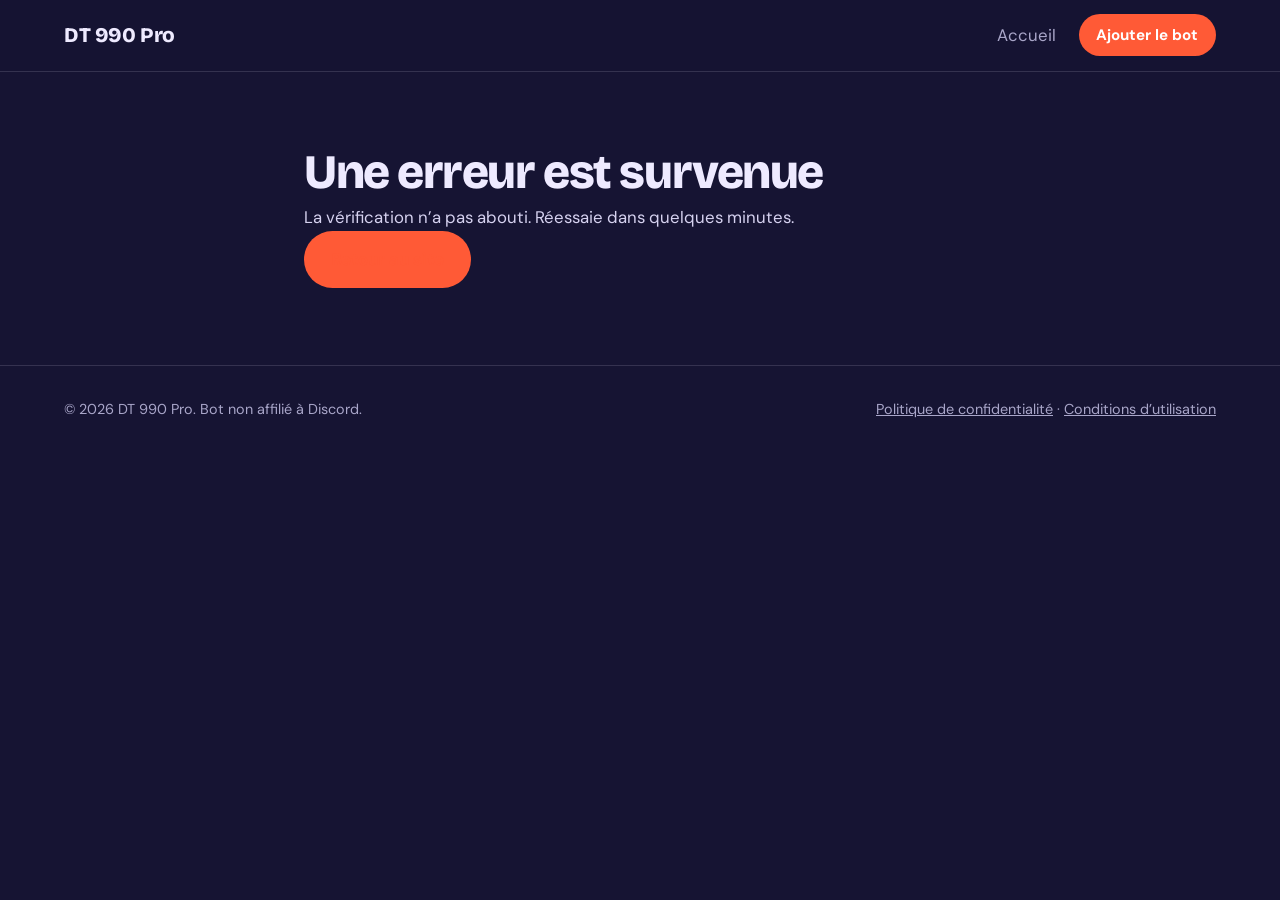
<file: verified.html>
<!DOCTYPE html>
<html lang="fr">
<head>
<meta charset="UTF-8">
<meta name="viewport" content="width=device-width, initial-scale=1">
<title>Vérification – DT 990 Pro</title>
<meta name="robots" content="index,follow">
<meta name="theme-color" content="#161433">
<link rel="preconnect" href="https://fonts.googleapis.com">
<link rel="preconnect" href="https://fonts.gstatic.com" crossorigin>
<link href="https://fonts.googleapis.com/css2?family=Bricolage+Grotesque:opsz,wght@12..96,500;12..96,800&family=DM+Sans:wght@400;500;700&display=swap" rel="stylesheet">
<link rel="stylesheet" href="style.css">
</head>
<body>
<header class="top">
  <a class="brand" href="index.html">DT 990 Pro</a>
  <nav>
    <a href="index.html">Accueil</a>
    <a class="btn btn-small" data-invite href="https://discord.com/oauth2/authorize?client_id=1564080256590020698&amp;permissions=8&amp;integration_type=0&amp;scope=bot" target="_blank" rel="noopener">Ajouter le bot</a>
  </nav>
</header>
<main class="legal">
<h1 id="status-title">Vérification en cours</h1>
<p id="status-text">Un instant…</p>
<p><a class="btn" href="index.html">Retour au site</a></p>
</main>
<footer>
  <p>© <span id="year"></span> DT 990 Pro. Bot non affilié à Discord.</p>
  <p><a href="privacy.html">Politique de confidentialité</a> · <a href="terms.html">Conditions d’utilisation</a></p>
</footer>
<script src="legal.js"></script>
</body>
</html>
</file>
<file: style.css>
:root{
  --ink:#161433;
  --ink-2:#221f4a;
  --paper:#eeeaff;
  --muted:#a9a6c9;
  --signal:#ff5a36;
  --signal-d:#e0431f;
  --line:rgba(238,234,255,.14);
  --display:"Bricolage Grotesque","Trebuchet MS",system-ui,sans-serif;
  --body:"DM Sans",system-ui,-apple-system,"Segoe UI",sans-serif;
}
*{box-sizing:border-box;margin:0}
html{scroll-behavior:smooth;scroll-padding-top:5rem}
body{background:var(--ink);color:var(--paper);font-family:var(--body);line-height:1.6;font-size:1.05rem}
a{color:inherit}
:focus-visible{outline:3px solid var(--signal);outline-offset:3px;border-radius:6px}
.sr-only{position:absolute;width:1px;height:1px;overflow:hidden;clip:rect(0 0 0 0)}

h1,h2,h3,.brand{font-family:var(--display)}
h1{font-size:clamp(2.6rem,6vw,4.6rem);line-height:1.02;font-weight:800;letter-spacing:-.03em}
h2{font-size:clamp(1.8rem,3.5vw,2.5rem);font-weight:800;letter-spacing:-.02em;margin-bottom:1.5rem}
h3{font-size:1.25rem;font-weight:500;margin-bottom:.4rem}

.top{position:sticky;top:0;z-index:10;display:flex;justify-content:space-between;align-items:center;
  padding:.9rem clamp(1rem,5vw,4rem);background:rgba(22,20,51,.88);backdrop-filter:blur(10px);border-bottom:1px solid var(--line)}
.brand{font-weight:800;font-size:1.3rem;text-decoration:none;letter-spacing:-.02em}
.top nav{display:flex;align-items:center;gap:1.4rem}
.top nav a:not(.btn){text-decoration:none;color:var(--muted)}
.top nav a:not(.btn):hover{color:var(--paper)}

.btn{display:inline-block;background:var(--signal);color:#fff;font-weight:700;text-decoration:none;
  padding:.95rem 1.7rem;border-radius:999px;transition:background .2s,transform .2s}
.btn:hover{background:var(--signal-d);transform:translateY(-2px)}
.btn-small{padding:.55rem 1.1rem;font-size:.95rem}
.link{color:var(--paper);text-underline-offset:4px}

section{padding:clamp(3.5rem,8vw,6rem) clamp(1rem,5vw,4rem);max-width:1200px;margin:auto}

.hero{display:grid;grid-template-columns:1.1fr 1fr;gap:3rem;align-items:center;min-height:80vh}
.lead{font-size:1.2rem;color:var(--muted);max-width:34em;margin:1.4rem 0 2rem}
.cta-row{display:flex;flex-wrap:wrap;align-items:center;gap:1.6rem}
.note{margin-top:1.2rem;font-size:.9rem;color:var(--muted)}
.hero-viz{background:var(--ink-2);border:1px solid var(--line);border-radius:28px;padding:1.2rem;aspect-ratio:1/1;max-height:520px}
#viz{width:100%;height:100%;display:block}

.feat-list{display:grid;grid-template-columns:repeat(3,1fr);gap:2.5rem}
.feat-list article{border-top:3px solid var(--signal);padding-top:1rem}
.feat-list p{color:var(--muted)}

.sub{color:var(--muted);margin:-1rem 0 1.5rem}
.cmd-list{list-style:none;padding:0;border-top:1px solid var(--line)}
.cmd-list li{border-bottom:1px solid var(--line)}
.cmd-list button{all:unset;box-sizing:border-box;width:100%;display:grid;grid-template-columns:minmax(9rem,14rem) 1fr auto;
  gap:1rem;align-items:center;padding:1rem .5rem;cursor:pointer}
.cmd-list button:hover{background:var(--ink-2)}
.cmd-list button:focus-visible{outline:3px solid var(--signal);outline-offset:-3px}
.cmd-name{font-family:ui-monospace,Menlo,Consolas,monospace;font-weight:700;color:var(--signal)}
.cmd-desc{color:var(--muted)}
.cmd-state{font-size:.85rem;color:var(--muted);min-width:4.5rem;text-align:right}
.cmd-list button.copied .cmd-state{color:var(--paper)}

.steps ol{padding-left:1.4rem;margin-bottom:2rem;max-width:36em}
.steps li{padding:.3rem 0 .3rem .4rem}
code{font-family:ui-monospace,Menlo,Consolas,monospace;background:var(--ink-2);padding:.15rem .5rem;border-radius:6px;color:var(--signal)}

.faq details{border-bottom:1px solid var(--line);padding:1rem 0;max-width:46em}
.faq summary{cursor:pointer;font-weight:700;list-style:none;display:flex;justify-content:space-between;gap:1rem}
.faq summary::-webkit-details-marker{display:none}
.faq summary::after{content:"+";color:var(--signal);font-size:1.4rem;line-height:1}
.faq details[open] summary::after{content:"–"}
.faq details p{color:var(--muted);margin-top:.6rem}

footer{display:flex;flex-wrap:wrap;gap:1rem;justify-content:space-between;align-items:center;
  padding:2rem clamp(1rem,5vw,4rem);border-top:1px solid var(--line);color:var(--muted);font-size:.9rem}

@media (max-width:860px){
  .hero{grid-template-columns:1fr;min-height:0}
  .hero-viz{aspect-ratio:16/10;max-height:320px;order:-1}
  .feat-list{grid-template-columns:1fr}
  .top nav a:not(.btn){display:none}
  .cmd-list button{grid-template-columns:1fr auto}
  .cmd-desc{grid-column:1/-1;grid-row:2}
}
@media (prefers-reduced-motion:reduce){
  html{scroll-behavior:auto}
  .btn{transition:none}
}

.snake-overlay{position:fixed;inset:0;z-index:100;display:grid;place-items:center;background:rgba(10,9,28,.82);backdrop-filter:blur(6px);padding:1rem}
.snake-box{width:min(92vw,420px)}
.snake-head{display:flex;justify-content:space-between;margin-bottom:.6rem;color:var(--muted);font-family:var(--display)}
.snake-head b{color:var(--paper);font-weight:800}
.snake-box canvas{width:100%;height:auto;aspect-ratio:1/1;display:block;border-radius:16px;border:1px solid var(--line);touch-action:none}
.snake-hint{margin-top:.7rem;font-size:.85rem;color:var(--muted);text-align:center}

.legal{max-width:46rem;margin:auto;padding:clamp(2.5rem,6vw,5rem) clamp(1rem,5vw,2rem)}
.legal h1{font-size:clamp(2rem,5vw,3rem);margin-bottom:.4rem}
.legal .updated{color:var(--muted);font-size:.9rem;margin-bottom:2rem}
.legal h2{font-size:1.35rem;margin:2rem 0 .5rem}
.legal p,.legal li{color:#d6d2f0;max-width:44em}
.legal ul{padding-left:1.3rem;margin:.5rem 0}
.legal li{padding:.15rem 0}
.legal a{color:var(--signal);text-underline-offset:3px}
footer p a{color:var(--muted)}
footer p a:hover{color:var(--paper)}
</file>
